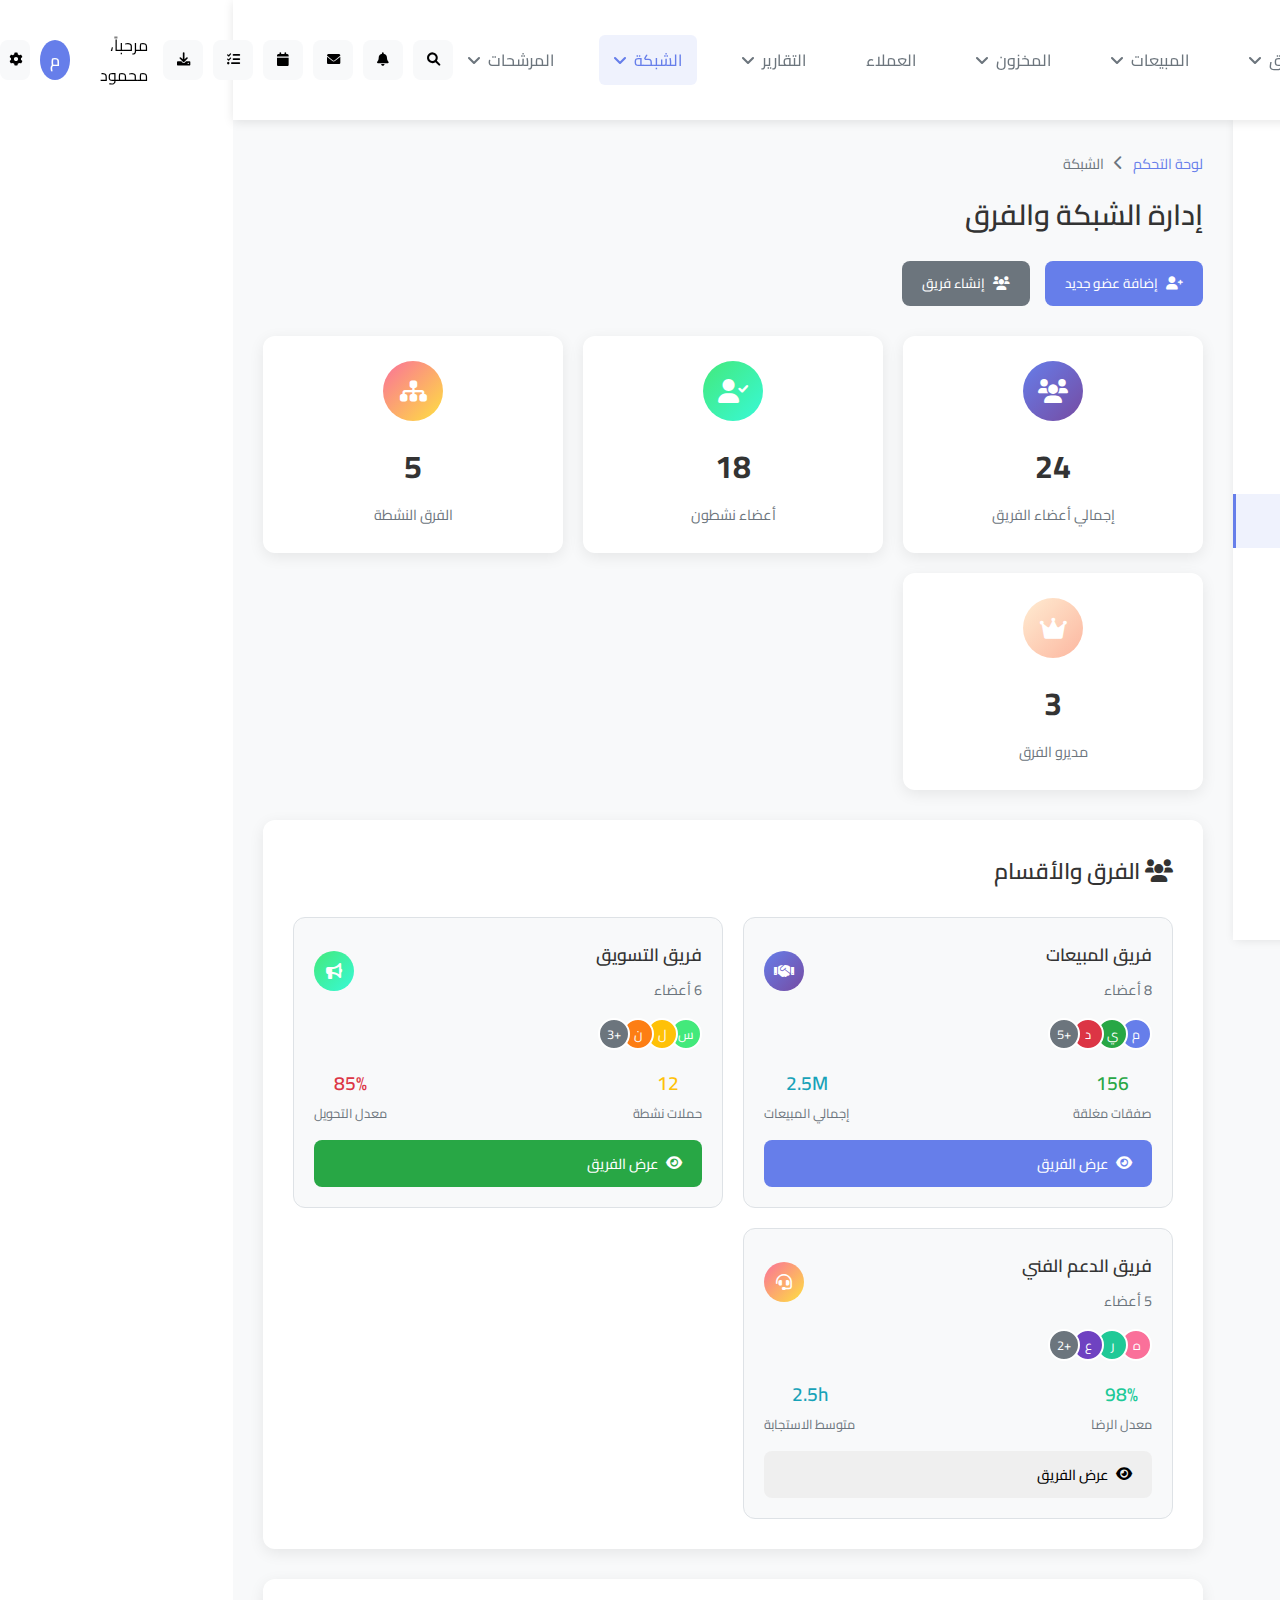
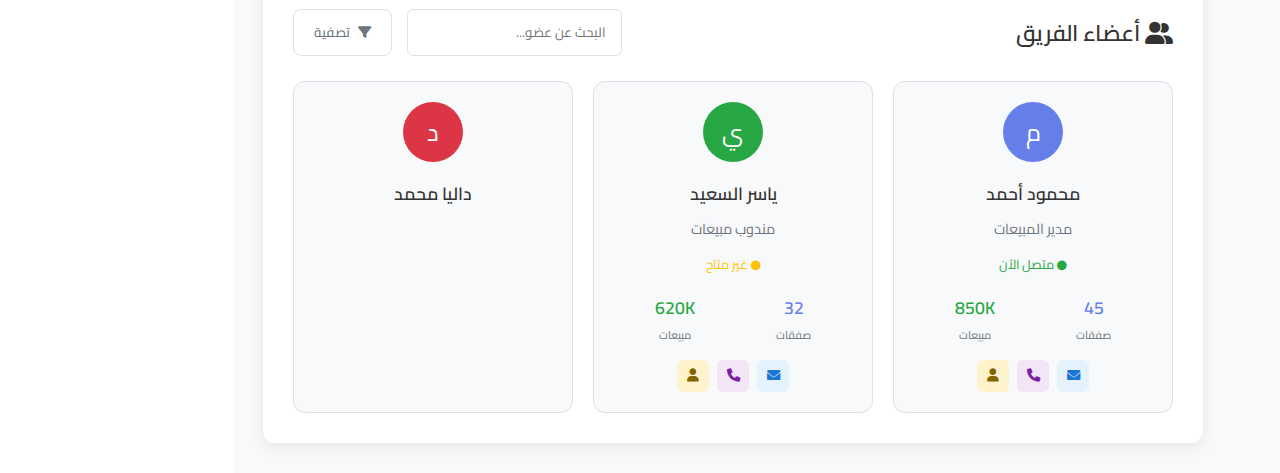
<file: network.html>
<!DOCTYPE html>
<html lang="ar" dir="rtl">
<head>
    <meta charset="UTF-8">
    <meta name="viewport" content="width=device-width, initial-scale=1.0">
    <title>Vice CRM - الشبكة</title>
    <link rel="stylesheet" href="styles.css">
    <link href="https://fonts.googleapis.com/css2?family=Cairo:wght@300;400;500;600;700&display=swap" rel="stylesheet">
    <link rel="stylesheet" href="https://cdnjs.cloudflare.com/ajax/libs/font-awesome/6.0.0/css/all.min.css">
</head>
<body>
    <div class="dashboard active">
        <!-- Header -->
        <header class="dashboard-header">
            <div class="header-content">
                <div class="dashboard-logo">
                    <div class="vice-logo">
                        Vice
                        <span class="crm-badge">CRM</span>
                    </div>
                </div>
                
                <nav class="main-nav">
                    <a href="dashboard.html" class="nav-item">لوحة التحكم</a>
                    <a href="marketing.html" class="nav-item dropdown">التسويق</a>
                    <a href="sales.html" class="nav-item dropdown">المبيعات</a>
                    <a href="inventory.html" class="nav-item dropdown">المخزون</a>
                    <a href="client.html" class="nav-item">العملاء</a>
                    <a href="reports.html" class="nav-item dropdown">التقارير</a>
                    <a href="network.html" class="nav-item dropdown active">الشبكة</a>
                    <a href="#" class="nav-item dropdown">المرشحات</a>
                </nav>
                
                <div class="user-section">
                    <div class="user-actions">
                        <button class="action-btn" title="البحث">
                            <i class="fas fa-search"></i>
                        </button>
                        <button class="action-btn" title="الإشعارات">
                            <i class="fas fa-bell"></i>
                        </button>
                        <button class="action-btn" title="الرسائل">
                            <i class="fas fa-envelope"></i>
                        </button>
                        <button class="action-btn" title="التقويم">
                            <i class="fas fa-calendar"></i>
                        </button>
                        <button class="action-btn" title="المهام">
                            <i class="fas fa-tasks"></i>
                        </button>
                        <button class="action-btn" title="التحميل">
                            <i class="fas fa-download"></i>
                        </button>
                    </div>
                    <div class="user-info">
                        <span>مرحباً، محمود</span>
                        <div class="user-avatar">م</div>
                        <button class="action-btn" title="الإعدادات">
                            <i class="fas fa-cog"></i>
                        </button>
                    </div>
                    <button class="menu-toggle" onclick="toggleMobileSidebar()">
                        <i class="fas fa-bars"></i>
                    </button>
                </div>
            </div>
        </header>

        <div class="dashboard-container">
            <!-- Sidebar -->
            <aside class="sidebar">
                <ul class="sidebar-menu">
                    <li>
                        <a href="dashboard.html">
                            <i class="fas fa-chart-line"></i>
                            لوحة التحكم
                        </a>
                    </li>
                    <li>
                        <a href="marketing.html">
                            <i class="fas fa-bullhorn"></i>
                            التسويق
                        </a>
                    </li>
                    <li>
                        <a href="sales.html">
                            <i class="fas fa-handshake"></i>
                            المبيعات
                        </a>
                    </li>
                    <li>
                        <a href="inventory.html">
                            <i class="fas fa-boxes"></i>
                            المخزون
                        </a>
                    </li>
                    <li>
                        <a href="client.html">
                            <i class="fas fa-users"></i>
                            العملاء
                        </a>
                    </li>
                    <li>
                        <a href="reports.html">
                            <i class="fas fa-file-alt"></i>
                            التقارير
                        </a>
                    </li>
                    <li>
                        <a href="network.html" class="active">
                            <i class="fas fa-network-wired"></i>
                            الشبكة
                        </a>
                    </li>
                    <li>
                        <a href="filters.html">
                            <i class="fas fa-filter"></i>
                            المرشحات
                        </a>
                    </li>
                </ul>
            </aside>

            <!-- Main Content -->
            <main class="main-content">
                <div class="page-header">
                    <div class="breadcrumb">
                        <a href="dashboard.html">لوحة التحكم</a>
                        <i class="fas fa-chevron-left"></i>
                        <span>الشبكة</span>
                    </div>
                    <h1 class="page-title">إدارة الشبكة والفرق</h1>
                    <div class="page-actions">
                        <button class="btn btn-primary">
                            <i class="fas fa-user-plus"></i>
                            إضافة عضو جديد
                        </button>
                        <button class="btn btn-secondary">
                            <i class="fas fa-users"></i>
                            إنشاء فريق
                        </button>
                    </div>
                </div>

                <!-- Network Overview -->
                <div class="network-overview" style="display: grid; grid-template-columns: repeat(auto-fit, minmax(250px, 1fr)); gap: 20px; margin-bottom: 30px;">
                    <div class="overview-card" style="background: white; border-radius: 12px; padding: 25px; box-shadow: 0 4px 15px rgba(0, 0, 0, 0.08); text-align: center;">
                        <div class="overview-icon" style="width: 60px; height: 60px; background: linear-gradient(135deg, #667eea 0%, #764ba2 100%); border-radius: 50%; display: flex; align-items: center; justify-content: center; margin: 0 auto 15px; color: white; font-size: 1.5rem;">
                            <i class="fas fa-users"></i>
                        </div>
                        <div class="overview-number" style="font-size: 2rem; font-weight: 700; color: #333; margin-bottom: 5px;">24</div>
                        <div class="overview-label" style="color: #6c757d; font-size: 0.9rem;">إجمالي أعضاء الفريق</div>
                    </div>

                    <div class="overview-card" style="background: white; border-radius: 12px; padding: 25px; box-shadow: 0 4px 15px rgba(0, 0, 0, 0.08); text-align: center;">
                        <div class="overview-icon" style="width: 60px; height: 60px; background: linear-gradient(135deg, #43e97b 0%, #38f9d7 100%); border-radius: 50%; display: flex; align-items: center; justify-content: center; margin: 0 auto 15px; color: white; font-size: 1.5rem;">
                            <i class="fas fa-user-check"></i>
                        </div>
                        <div class="overview-number" style="font-size: 2rem; font-weight: 700; color: #333; margin-bottom: 5px;">18</div>
                        <div class="overview-label" style="color: #6c757d; font-size: 0.9rem;">أعضاء نشطون</div>
                    </div>

                    <div class="overview-card" style="background: white; border-radius: 12px; padding: 25px; box-shadow: 0 4px 15px rgba(0, 0, 0, 0.08); text-align: center;">
                        <div class="overview-icon" style="width: 60px; height: 60px; background: linear-gradient(135deg, #fa709a 0%, #fee140 100%); border-radius: 50%; display: flex; align-items: center; justify-content: center; margin: 0 auto 15px; color: white; font-size: 1.5rem;">
                            <i class="fas fa-sitemap"></i>
                        </div>
                        <div class="overview-number" style="font-size: 2rem; font-weight: 700; color: #333; margin-bottom: 5px;">5</div>
                        <div class="overview-label" style="color: #6c757d; font-size: 0.9rem;">الفرق النشطة</div>
                    </div>

                    <div class="overview-card" style="background: white; border-radius: 12px; padding: 25px; box-shadow: 0 4px 15px rgba(0, 0, 0, 0.08); text-align: center;">
                        <div class="overview-icon" style="width: 60px; height: 60px; background: linear-gradient(135deg, #ffecd2 0%, #fcb69f 100%); border-radius: 50%; display: flex; align-items: center; justify-content: center; margin: 0 auto 15px; color: white; font-size: 1.5rem;">
                            <i class="fas fa-crown"></i>
                        </div>
                        <div class="overview-number" style="font-size: 2rem; font-weight: 700; color: #333; margin-bottom: 5px;">3</div>
                        <div class="overview-label" style="color: #6c757d; font-size: 0.9rem;">مديرو الفرق</div>
                    </div>
                </div>

                <!-- Teams Section -->
                <div class="teams-section" style="background: white; border-radius: 12px; padding: 30px; box-shadow: 0 4px 15px rgba(0, 0, 0, 0.08); margin-bottom: 30px;">
                    <h3 style="font-size: 1.4rem; font-weight: 600; color: #333; margin-bottom: 25px;">
                        <i class="fas fa-users"></i>
                        الفرق والأقسام
                    </h3>
                    
                    <div class="teams-grid" style="display: grid; grid-template-columns: repeat(auto-fit, minmax(300px, 1fr)); gap: 20px;">
                        <!-- Sales Team -->
                        <div class="team-card" style="background: #f8f9fa; border-radius: 12px; padding: 20px; border: 1px solid #dee2e6; transition: all 0.3s ease;">
                            <div class="team-header" style="display: flex; justify-content: space-between; align-items: center; margin-bottom: 15px;">
                                <div>
                                    <h4 style="font-size: 1.1rem; font-weight: 600; color: #333; margin-bottom: 5px;">فريق المبيعات</h4>
                                    <div style="font-size: 0.9rem; color: #6c757d;">8 أعضاء</div>
                                </div>
                                <div class="team-icon" style="width: 40px; height: 40px; background: linear-gradient(135deg, #667eea 0%, #764ba2 100%); border-radius: 50%; display: flex; align-items: center; justify-content: center; color: white;">
                                    <i class="fas fa-handshake"></i>
                                </div>
                            </div>
                            
                            <div class="team-members" style="display: flex; margin-bottom: 15px;">
                                <div class="member-avatar" style="width: 32px; height: 32px; border-radius: 50%; background: #667eea; display: flex; align-items: center; justify-content: center; color: white; font-size: 0.8rem; margin-left: -8px; border: 2px solid white;">م</div>
                                <div class="member-avatar" style="width: 32px; height: 32px; border-radius: 50%; background: #28a745; display: flex; align-items: center; justify-content: center; color: white; font-size: 0.8rem; margin-left: -8px; border: 2px solid white;">ي</div>
                                <div class="member-avatar" style="width: 32px; height: 32px; border-radius: 50%; background: #dc3545; display: flex; align-items: center; justify-content: center; color: white; font-size: 0.8rem; margin-left: -8px; border: 2px solid white;">د</div>
                                <div class="member-avatar" style="width: 32px; height: 32px; border-radius: 50%; background: #6c757d; display: flex; align-items: center; justify-content: center; color: white; font-size: 0.8rem; margin-left: -8px; border: 2px solid white;">+5</div>
                            </div>
                            
                            <div class="team-stats" style="display: flex; justify-content: space-between; margin-bottom: 15px;">
                                <div style="text-align: center;">
                                    <div style="font-size: 1.2rem; font-weight: 600; color: #28a745;">156</div>
                                    <div style="font-size: 0.8rem; color: #6c757d;">صفقات مغلقة</div>
                                </div>
                                <div style="text-align: center;">
                                    <div style="font-size: 1.2rem; font-weight: 600; color: #17a2b8;">2.5M</div>
                                    <div style="font-size: 0.8rem; color: #6c757d;">إجمالي المبيعات</div>
                                </div>
                            </div>
                            
                            <button class="btn btn-primary" style="width: 100%; font-size: 0.9rem;">
                                <i class="fas fa-eye"></i>
                                عرض الفريق
                            </button>
                        </div>

                        <!-- Marketing Team -->
                        <div class="team-card" style="background: #f8f9fa; border-radius: 12px; padding: 20px; border: 1px solid #dee2e6; transition: all 0.3s ease;">
                            <div class="team-header" style="display: flex; justify-content: space-between; align-items: center; margin-bottom: 15px;">
                                <div>
                                    <h4 style="font-size: 1.1rem; font-weight: 600; color: #333; margin-bottom: 5px;">فريق التسويق</h4>
                                    <div style="font-size: 0.9rem; color: #6c757d;">6 أعضاء</div>
                                </div>
                                <div class="team-icon" style="width: 40px; height: 40px; background: linear-gradient(135deg, #43e97b 0%, #38f9d7 100%); border-radius: 50%; display: flex; align-items: center; justify-content: center; color: white;">
                                    <i class="fas fa-bullhorn"></i>
                                </div>
                            </div>
                            
                            <div class="team-members" style="display: flex; margin-bottom: 15px;">
                                <div class="member-avatar" style="width: 32px; height: 32px; border-radius: 50%; background: #43e97b; display: flex; align-items: center; justify-content: center; color: white; font-size: 0.8rem; margin-left: -8px; border: 2px solid white;">س</div>
                                <div class="member-avatar" style="width: 32px; height: 32px; border-radius: 50%; background: #ffc107; display: flex; align-items: center; justify-content: center; color: white; font-size: 0.8rem; margin-left: -8px; border: 2px solid white;">ل</div>
                                <div class="member-avatar" style="width: 32px; height: 32px; border-radius: 50%; background: #fd7e14; display: flex; align-items: center; justify-content: center; color: white; font-size: 0.8rem; margin-left: -8px; border: 2px solid white;">ن</div>
                                <div class="member-avatar" style="width: 32px; height: 32px; border-radius: 50%; background: #6c757d; display: flex; align-items: center; justify-content: center; color: white; font-size: 0.8rem; margin-left: -8px; border: 2px solid white;">+3</div>
                            </div>
                            
                            <div class="team-stats" style="display: flex; justify-content: space-between; margin-bottom: 15px;">
                                <div style="text-align: center;">
                                    <div style="font-size: 1.2rem; font-weight: 600; color: #ffc107;">12</div>
                                    <div style="font-size: 0.8rem; color: #6c757d;">حملات نشطة</div>
                                </div>
                                <div style="text-align: center;">
                                    <div style="font-size: 1.2rem; font-weight: 600; color: #dc3545;">85%</div>
                                    <div style="font-size: 0.8rem; color: #6c757d;">معدل التحويل</div>
                                </div>
                            </div>
                            
                            <button class="btn btn-success" style="width: 100%; font-size: 0.9rem;">
                                <i class="fas fa-eye"></i>
                                عرض الفريق
                            </button>
                        </div>

                        <!-- Support Team -->
                        <div class="team-card" style="background: #f8f9fa; border-radius: 12px; padding: 20px; border: 1px solid #dee2e6; transition: all 0.3s ease;">
                            <div class="team-header" style="display: flex; justify-content: space-between; align-items: center; margin-bottom: 15px;">
                                <div>
                                    <h4 style="font-size: 1.1rem; font-weight: 600; color: #333; margin-bottom: 5px;">فريق الدعم الفني</h4>
                                    <div style="font-size: 0.9rem; color: #6c757d;">5 أعضاء</div>
                                </div>
                                <div class="team-icon" style="width: 40px; height: 40px; background: linear-gradient(135deg, #fa709a 0%, #fee140 100%); border-radius: 50%; display: flex; align-items: center; justify-content: center; color: white;">
                                    <i class="fas fa-headset"></i>
                                </div>
                            </div>
                            
                            <div class="team-members" style="display: flex; margin-bottom: 15px;">
                                <div class="member-avatar" style="width: 32px; height: 32px; border-radius: 50%; background: #fa709a; display: flex; align-items: center; justify-content: center; color: white; font-size: 0.8rem; margin-left: -8px; border: 2px solid white;">ه</div>
                                <div class="member-avatar" style="width: 32px; height: 32px; border-radius: 50%; background: #20c997; display: flex; align-items: center; justify-content: center; color: white; font-size: 0.8rem; margin-left: -8px; border: 2px solid white;">ر</div>
                                <div class="member-avatar" style="width: 32px; height: 32px; border-radius: 50%; background: #6f42c1; display: flex; align-items: center; justify-content: center; color: white; font-size: 0.8rem; margin-left: -8px; border: 2px solid white;">ع</div>
                                <div class="member-avatar" style="width: 32px; height: 32px; border-radius: 50%; background: #6c757d; display: flex; align-items: center; justify-content: center; color: white; font-size: 0.8rem; margin-left: -8px; border: 2px solid white;">+2</div>
                            </div>
                            
                            <div class="team-stats" style="display: flex; justify-content: space-between; margin-bottom: 15px;">
                                <div style="text-align: center;">
                                    <div style="font-size: 1.2rem; font-weight: 600; color: #20c997;">98%</div>
                                    <div style="font-size: 0.8rem; color: #6c757d;">معدل الرضا</div>
                                </div>
                                <div style="text-align: center;">
                                    <div style="font-size: 1.2rem; font-weight: 600; color: #17a2b8;">2.5h</div>
                                    <div style="font-size: 0.8rem; color: #6c757d;">متوسط الاستجابة</div>
                                </div>
                            </div>
                            
                            <button class="btn btn-warning" style="width: 100%; font-size: 0.9rem;">
                                <i class="fas fa-eye"></i>
                                عرض الفريق
                            </button>
                        </div>
                    </div>
                </div>

                <!-- Team Members -->
                <div class="members-section" style="background: white; border-radius: 12px; padding: 30px; box-shadow: 0 4px 15px rgba(0, 0, 0, 0.08);">
                    <div class="section-header" style="display: flex; justify-content: space-between; align-items: center; margin-bottom: 25px;">
                        <h3 style="font-size: 1.4rem; font-weight: 600; color: #333;">
                            <i class="fas fa-user-friends"></i>
                            أعضاء الفريق
                        </h3>
                        <div class="search-filter" style="display: flex; gap: 15px;">
                            <input type="text" placeholder="البحث عن عضو..." style="padding: 8px 15px; border: 1px solid #dee2e6; border-radius: 6px; font-family: 'Cairo', sans-serif;">
                            <button class="btn filter-btn">
                                <i class="fas fa-filter"></i>
                                تصفية
                            </button>
                        </div>
                    </div>
                    
                    <div class="members-grid" style="display: grid; grid-template-columns: repeat(auto-fill, minmax(280px, 1fr)); gap: 20px;">
                        <!-- Member 1 -->
                        <div class="member-card" style="background: #f8f9fa; border-radius: 12px; padding: 20px; border: 1px solid #dee2e6; text-align: center; transition: all 0.3s ease;">
                            <div class="member-avatar-large" style="width: 60px; height: 60px; border-radius: 50%; background: #667eea; display: flex; align-items: center; justify-content: center; margin: 0 auto 15px; color: white; font-size: 1.5rem;">م</div>
                            <h4 style="font-size: 1.1rem; font-weight: 600; color: #333; margin-bottom: 5px;">محمود أحمد</h4>
                            <div style="color: #6c757d; font-size: 0.9rem; margin-bottom: 10px;">مدير المبيعات</div>
                            <div style="color: #28a745; font-size: 0.8rem; margin-bottom: 15px;">
                                <i class="fas fa-circle" style="font-size: 0.6rem;"></i> متصل الآن
                            </div>
                            <div class="member-stats" style="display: flex; justify-content: space-around; margin-bottom: 15px;">
                                <div style="text-align: center;">
                                    <div style="font-size: 1.1rem; font-weight: 600; color: #667eea;">45</div>
                                    <div style="font-size: 0.7rem; color: #6c757d;">صفقات</div>
                                </div>
                                <div style="text-align: center;">
                                    <div style="font-size: 1.1rem; font-weight: 600; color: #28a745;">850K</div>
                                    <div style="font-size: 0.7rem; color: #6c757d;">مبيعات</div>
                                </div>
                            </div>
                            <div class="member-actions" style="display: flex; gap: 8px; justify-content: center;">
                                <button class="action-icon" style="width: 32px; height: 32px; border: none; border-radius: 6px; background: #e3f2fd; color: #1976d2; cursor: pointer;">
                                    <i class="fas fa-envelope"></i>
                                </button>
                                <button class="action-icon" style="width: 32px; height: 32px; border: none; border-radius: 6px; background: #f3e5f5; color: #7b1fa2; cursor: pointer;">
                                    <i class="fas fa-phone"></i>
                                </button>
                                <button class="action-icon" style="width: 32px; height: 32px; border: none; border-radius: 6px; background: #fff3cd; color: #856404; cursor: pointer;">
                                    <i class="fas fa-user"></i>
                                </button>
                            </div>
                        </div>

                        <!-- Member 2 -->
                        <div class="member-card" style="background: #f8f9fa; border-radius: 12px; padding: 20px; border: 1px solid #dee2e6; text-align: center; transition: all 0.3s ease;">
                            <div class="member-avatar-large" style="width: 60px; height: 60px; border-radius: 50%; background: #28a745; display: flex; align-items: center; justify-content: center; margin: 0 auto 15px; color: white; font-size: 1.5rem;">ي</div>
                            <h4 style="font-size: 1.1rem; font-weight: 600; color: #333; margin-bottom: 5px;">ياسر السعيد</h4>
                            <div style="color: #6c757d; font-size: 0.9rem; margin-bottom: 10px;">مندوب مبيعات</div>
                            <div style="color: #ffc107; font-size: 0.8rem; margin-bottom: 15px;">
                                <i class="fas fa-circle" style="font-size: 0.6rem;"></i> غير متاح
                            </div>
                            <div class="member-stats" style="display: flex; justify-content: space-around; margin-bottom: 15px;">
                                <div style="text-align: center;">
                                    <div style="font-size: 1.1rem; font-weight: 600; color: #667eea;">32</div>
                                    <div style="font-size: 0.7rem; color: #6c757d;">صفقات</div>
                                </div>
                                <div style="text-align: center;">
                                    <div style="font-size: 1.1rem; font-weight: 600; color: #28a745;">620K</div>
                                    <div style="font-size: 0.7rem; color: #6c757d;">مبيعات</div>
                                </div>
                            </div>
                            <div class="member-actions" style="display: flex; gap: 8px; justify-content: center;">
                                <button class="action-icon" style="width: 32px; height: 32px; border: none; border-radius: 6px; background: #e3f2fd; color: #1976d2; cursor: pointer;">
                                    <i class="fas fa-envelope"></i>
                                </button>
                                <button class="action-icon" style="width: 32px; height: 32px; border: none; border-radius: 6px; background: #f3e5f5; color: #7b1fa2; cursor: pointer;">
                                    <i class="fas fa-phone"></i>
                                </button>
                                <button class="action-icon" style="width: 32px; height: 32px; border: none; border-radius: 6px; background: #fff3cd; color: #856404; cursor: pointer;">
                                    <i class="fas fa-user"></i>
                                </button>
                            </div>
                        </div>

                        <!-- Member 3 -->
                        <div class="member-card" style="background: #f8f9fa; border-radius: 12px; padding: 20px; border: 1px solid #dee2e6; text-align: center; transition: all 0.3s ease;">
                            <div class="member-avatar-large" style="width: 60px; height: 60px; border-radius: 50%; background: #dc3545; display: flex; align-items: center; justify-content: center; margin: 0 auto 15px; color: white; font-size: 1.5rem;">د</div>
                            <h4 style="font-size: 1.1rem; font-weight: 600; color: #333; margin-bottom: 5px;">داليا محمد</h4>
</file>
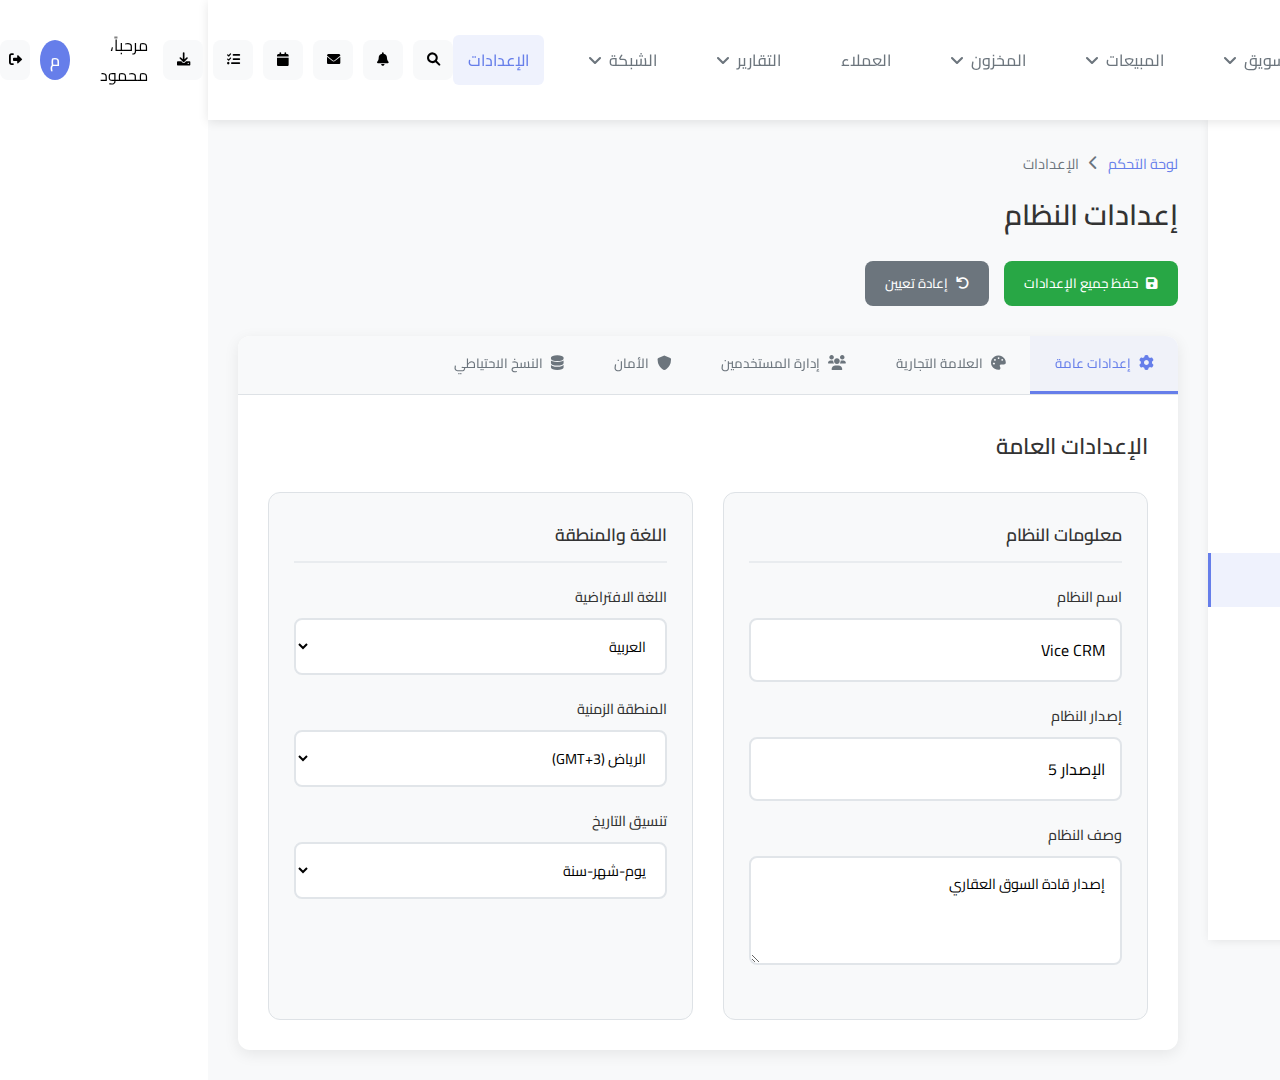
<file: settings-complete.html>
<!DOCTYPE html>
<html lang="ar" dir="rtl">
<head>
    <meta charset="UTF-8">
    <meta name="viewport" content="width=device-width, initial-scale=1.0">
    <title>Vice CRM - الإعدادات</title>
    <link rel="stylesheet" href="styles.css">
    <link rel="stylesheet" href="settings-styles.css">
    <link href="https://fonts.googleapis.com/css2?family=Cairo:wght@300;400;500;600;700&display=swap" rel="stylesheet">
    <link rel="stylesheet" href="https://cdnjs.cloudflare.com/ajax/libs/font-awesome/6.0.0/css/all.min.css">
    <style>
        .dashboard { display: block !important; }
    </style>
</head>
<body>
    <div class="dashboard active">
        <!-- Header -->
        <header class="dashboard-header">
            <div class="header-content">
                <div class="dashboard-logo">
                    <div class="vice-logo">
                        <span id="systemName">Vice</span>
                        <span class="crm-badge" id="systemBadge">CRM</span>
                    </div>
                </div>
                
                <nav class="main-nav">
                    <a href="dashboard.html" class="nav-item">لوحة التحكم</a>
                    <a href="marketing.html" class="nav-item dropdown">التسويق</a>
                    <a href="sales.html" class="nav-item dropdown">المبيعات</a>
                    <a href="inventory.html" class="nav-item dropdown">المخزون</a>
                    <a href="client.html" class="nav-item">العملاء</a>
                    <a href="reports.html" class="nav-item dropdown">التقارير</a>
                    <a href="network.html" class="nav-item dropdown">الشبكة</a>
                    <a href="settings.html" class="nav-item active">الإعدادات</a>
                </nav>
                
                <div class="user-section">
                    <div class="user-actions">
                        <button class="action-btn" title="البحث"><i class="fas fa-search"></i></button>
                        <button class="action-btn" title="الإشعارات"><i class="fas fa-bell"></i></button>
                        <button class="action-btn" title="الرسائل"><i class="fas fa-envelope"></i></button>
                        <button class="action-btn" title="التقويم"><i class="fas fa-calendar"></i></button>
                        <button class="action-btn" title="المهام"><i class="fas fa-tasks"></i></button>
                        <button class="action-btn" title="التحميل"><i class="fas fa-download"></i></button>
                    </div>
                    <div class="user-info">
                        <span>مرحباً، محمود</span>
                        <div class="user-avatar">م</div>
                        <button class="action-btn" title="تسجيل الخروج"><i class="fas fa-sign-out-alt"></i></button>
                    </div>
                    <button class="menu-toggle" onclick="toggleMobileSidebar()"><i class="fas fa-bars"></i></button>
                </div>
            </div>
        </header>

        <div class="dashboard-container">
            <!-- Sidebar -->
            <aside class="sidebar">
                <ul class="sidebar-menu">
                    <li><a href="dashboard.html"><i class="fas fa-chart-line"></i> لوحة التحكم</a></li>
                    <li><a href="marketing.html"><i class="fas fa-bullhorn"></i> التسويق</a></li>
                    <li><a href="sales.html"><i class="fas fa-handshake"></i> المبيعات</a></li>
                    <li><a href="inventory.html"><i class="fas fa-boxes"></i> المخزون</a></li>
                    <li><a href="client.html"><i class="fas fa-users"></i> العملاء</a></li>
                    <li><a href="reports.html"><i class="fas fa-file-alt"></i> التقارير</a></li>
                    <li><a href="network.html"><i class="fas fa-network-wired"></i> الشبكة</a></li>
                    <li><a href="settings.html" class="active"><i class="fas fa-cog"></i> الإعدادات</a></li>
                </ul>
            </aside>

            <!-- Main Content -->
            <main class="main-content">
                <div class="page-header">
                    <div class="breadcrumb">
                        <a href="dashboard.html">لوحة التحكم</a>
                        <i class="fas fa-chevron-left"></i>
                        <span>الإعدادات</span>
                    </div>
                    <h1 class="page-title">إعدادات النظام</h1>
                    <div class="page-actions">
                        <button class="btn btn-success" onclick="saveAllSettings()">
                            <i class="fas fa-save"></i> حفظ جميع الإعدادات
                        </button>
                        <button class="btn btn-secondary" onclick="resetToDefaults()">
                            <i class="fas fa-undo"></i> إعادة تعيين
                        </button>
                    </div>
                </div>

                <!-- Settings Tabs -->
                <div class="settings-container" style="background: white; border-radius: 12px; box-shadow: 0 4px 15px rgba(0, 0, 0, 0.08);">
                    <div class="settings-tabs">
                        <button class="settings-tab active" onclick="switchSettingsTab('general')">
                            <i class="fas fa-cog"></i> إعدادات عامة
                        </button>
                        <button class="settings-tab" onclick="switchSettingsTab('branding')">
                            <i class="fas fa-palette"></i> العلامة التجارية
                        </button>
                        <button class="settings-tab" onclick="switchSettingsTab('users')">
                            <i class="fas fa-users"></i> إدارة المستخدمين
                        </button>
                        <button class="settings-tab" onclick="switchSettingsTab('security')">
                            <i class="fas fa-shield-alt"></i> الأمان
                        </button>
                        <button class="settings-tab" onclick="switchSettingsTab('backup')">
                            <i class="fas fa-database"></i> النسخ الاحتياطي
                        </button>
                    </div>

                    <!-- General Settings Tab -->
                    <div id="general-tab" class="settings-tab-content" style="padding: 30px;">
                        <h3 style="font-size: 1.4rem; font-weight: 600; color: #333; margin-bottom: 25px;">الإعدادات العامة</h3>
                        <div class="settings-grid">
                            <div class="settings-section">
                                <h4 class="section-title">معلومات النظام</h4>
                                <div class="form-group">
                                    <label class="form-label">اسم النظام</label>
                                    <input type="text" id="systemNameInput" value="Vice CRM" class="form-input" placeholder="أدخل اسم النظام">
                                </div>
                                <div class="form-group">
                                    <label class="form-label">إصدار النظام</label>
                                    <input type="text" id="systemVersion" value="الإصدار 5" class="form-input" placeholder="أدخل إصدار النظام">
                                </div>
                                <div class="form-group">
                                    <label class="form-label">وصف النظام</label>
                                    <textarea id="systemDescription" rows="3" class="form-input" placeholder="أدخل وصف النظام">إصدار قادة السوق العقاري</textarea>
                                </div>
                            </div>
                            <div class="settings-section">
                                <h4 class="section-title">اللغة والمنطقة</h4>
                                <div class="form-group">
                                    <label class="form-label">اللغة الافتراضية</label>
                                    <select id="defaultLanguage" class="form-input">
                                        <option value="ar" selected>العربية</option>
                                        <option value="en">English</option>
                                        <option value="fr">Français</option>
                                    </select>
                                </div>
                                <div class="form-group">
                                    <label class="form-label">المنطقة الزمنية</label>
                                    <select id="timezone" class="form-input">
                                        <option value="Asia/Riyadh" selected>الرياض (GMT+3)</option>
                                        <option value="Asia/Dubai">دبي (GMT+4)</option>
                                        <option value="Africa/Cairo">القاهرة (GMT+2)</option>
                                    </select>
                                </div>
                                <div class="form-group">
                                    <label class="form-label">تنسيق التاريخ</label>
                                    <select id="dateFormat" class="form-input">
                                        <option value="dd-mm-yyyy" selected>يوم-شهر-سنة</option>
                                        <option value="mm-dd-yyyy">شهر-يوم-سنة</option>
                                        <option value="yyyy-mm-dd">سنة-شهر-يوم</option>
                                    </select>
                                </div>
                            </div>
                        </div>
                    </div>

                    <!-- Branding Settings Tab -->
                    <div id="branding-tab" class="settings-tab-content" style="padding: 30px; display: none;">
                        <h3 style="font-size: 1.4rem; font-weight: 600; color: #333; margin-bottom: 25px;">إعدادات العلامة التجارية</h3>
                        <div class="settings-grid">
                            <div class="settings-section">
                                <h4 class="section-title">الشعار والهوية</h4>
                                <div class="form-group">
                                    <label class="form-label">اسم الشركة</label>
                                    <input type="text" id="companyName" value="Vice" class="form-input" placeholder="أدخل اسم الشركة">
                                </div>
                                <div class="form-group">
                                    <label class="form-label">شارة النظام</label>
                                    <input type="text" id="systemBadgeText" value="CRM" class="form-input" placeholder="أدخل شارة النظام">
                                </div>
                                <div class="logo-preview">
                                    <div class="preview-header">معاينة الشعار</div>
                                    <div class="preview-logo" id="logoPreviewContainer">
                                        <span id="previewCompanyName">Vice</span>
                                        <span class="preview-badge" id="previewBadge">CRM</span>
                                    </div>
                                </div>
                            </div>
                            <div class="settings-section">
                                <h4 class="section-title">الألوان والثيم</h4>
                                <div class="color-picker-grid">
                                    <div class="form-group">
                                        <label class="form-label">اللون الأساسي</label>
                                        <div class="color-input-wrapper">
                                            <input type="color" id="primaryColor" value="#667eea" class="color-input">
                                            <input type="text" id="primaryColorText" value="#667eea" class="color-text-input" placeholder="#667eea">
                                        </div>
                                    </div>
                                    <div class="form-group">
                                        <label class="form-label">اللون الثانوي</label>
                                        <div class="color-input-wrapper">
                                            <input type="color" id="secondaryColor" value="#764ba2" class="color-input">
                                            <input type="text" id="secondaryColorText" value="#764ba2" class="color-text-input" placeholder="#764ba2">
                                        </div>
                                    </div>
                                </div>
                                <div class="color-preview" id="colorPreview">
                                    <div class="preview-header">معاينة الألوان</div>
                                    <div class="preview-content">هذا مثال على الألوان المختارة</div>
                                    <div class="preview-buttons">
                                        <button type="button" class="preview-btn primary">زر أساسي</button>
                                        <button type="button" class="preview-btn secondary">زر ثانوي</button>
                                    </div>
                                </div>
                            </div>
                        </div>
                    </div>

                    <!-- Users Management Tab -->
                    <div id="users-tab" class="settings-tab-content" style="padding: 30px; display: none;">
                        <h3 style="font-size: 1.4rem; font-weight: 600; color: #333; margin-bottom: 25px;">إدارة المستخدمين</h3>
                        <div class="users-actions" style="margin-bottom: 25px;">
                            <button class="btn btn-primary" onclick="showAddUserModal()">
                                <i class="fas fa-user-plus"></i> إضافة مستخدم جديد
                            </button>
                        </div>
                        <div class="users-table" style="background: #f8f9fa; border-radius: 8px; overflow: hidden;">
                            <table style="width: 100%; border-collapse: collapse;">
                                <thead style="background: #667eea; color: white;">
                                    <tr>
                                        <th style="padding: 15px; text-align: right;">الاسم</th>
                                        <th style="padding: 15px; text-align: right;">البريد الإلكتروني</th>
                                        <th style="padding: 15px; text-align: right;">الدور</th>
                                        <th style="padding: 15px; text-align: right;">الحالة</th>
                                        <th style="padding: 15px; text-align: right;">الإجراءات</th>
                                    </tr>
                                </thead>
                                <tbody>
                                    <tr style="border-bottom: 1px solid #dee2e6;">
                                        <td style="padding: 15px;">محمود أحمد</td>
                                        <td style="padding: 15px;">mahmoud2@kmg.com</td>
                                        <td style="padding: 15px;"><span style="background: #28a745; color: white; padding: 4px 12px; border-radius: 20px; font-size: 0.8rem;">مدير النظام</span></td>
                                        <td style="padding: 15px;"><span style="background: #d4edda; color: #155724; padding: 4px 12px; border-radius: 20px; font-size: 0.8rem;">نشط</span></td>
                                        <td style="padding: 15px;">
                                            <button class="action-icon" style="width: 32px; height: 32px; border: none; border-radius: 6px; background: #e3f2fd; color: #1976d2; cursor: pointer; margin-left: 5px;">
                                                <i class="fas fa-edit"></i>
                                            </button>
                                            <button class="action-icon" style="width: 32px; height: 32px; border: none; border-radius: 6px; background: #ffebee; color: #d32f2f; cursor: pointer;">
                                                <i class="fas fa-trash"></i>
                                            </button>
                                        </td>
                                    </tr>
                                </tbody>
                            </table>
                        </div>
                    </div>

                    <!-- Security Settings Tab -->
                    <div id="security-tab" class="settings-tab-content" style="padding: 30px; display: none;">
                        <h3 style="font-size: 1.4rem; font-weight: 600; color: #333; margin-bottom: 25px;">إعدادات الأمان</h3>
                        <div class="settings-grid">
                            <div class="settings-section">
                                <h4 class="section-title">سياسة كلمات المرور</h4>
                                <div class="form-group">
                                    <label style="display: flex; align-items: center; gap: 10px; cursor: pointer;">
                                        <input type="checkbox" id="requireStrongPassword" checked>
                                        <span>طلب كلمات مرور قوية</span>
                                    </label>
                                </div>
                                <div class="form-group">
                                    <label class="form-label">الحد الأدنى لطول كلمة المرور</label>
                                    <input type="number" id="minPasswordLength" value="8" min="6" max="20" class="form-input">
                                </div>
                            </div>
                            <div class="settings-section">
                                <h4 class="section-title">إعدادات الجلسة</h4>
                                <div class="form-group">
                                    <label class="form-label">مدة الجلسة (دقائق)</label>
                                    <input type="number" id="sessionTimeout" value="60" min="15" max="480" class="form-input">
                                </div>
                                <div class="form-group">
                                    <label style="display: flex; align-items: center; gap: 10px; cursor: pointer;">
                                        <input type="checkbox" id="enableTwoFactor">
                                        <span>تفعيل المصادقة الثنائية</span>
                                    </label>
                                </div>
                            </div>
                        </div>
                    </div>

                    <!-- Backup Settings Tab -->
                    <div id="backup-tab" class="settings-tab-content" style="padding: 30px; display: none;">
                        <h3 style="font-size: 1.4rem; font-weight: 600; color: #333; margin-bottom: 25px;">النسخ الاحتياطي والاستعادة</h3>
                        <div class="backup-actions" style="display: grid; grid-template-columns: repeat(auto-fit, minmax(300px, 1fr)); gap: 20px;">
                            <div class="backup-card" style="background: #f8f9fa; border-radius: 12px; padding: 25px; text-align: center; border: 1px solid #dee2e6;">
                                <div class="backup-icon" style="width: 60px; height: 60px; background: linear-gradient(135deg, #28a745 0%, #20c997 100%); border-radius: 50%; display: flex; align-items: center; justify-content: center; margin: 0 auto 15px; color: white; font-size: 1.5rem;">
                                    <i class="fas fa-download"></i>
                                </div>
                                <h4 style="font-size: 1.1rem; font-weight: 600; color: #333; margin-bottom: 10px;">إنشاء نسخة احتياطية</h4>
                                <p style="color: #6c757d; margin-bottom: 20px; font-size: 0.9rem;">إنشاء نسخة احتياطية كاملة من البيانات</p>
                                <button class="btn btn-success" onclick="createBackup()" style="width: 100%;">
                                    <i class="fas fa-download"></i> إنشاء نسخة احتياطية
                                </button>
                            </div>
                        </div>
                    </div>
                </div>
            </main>
        </div>
    </div>

    <script>
        // Settings Management System
        let currentSettings = {
            general: {
                systemName: 'Vice CRM',
                systemVersion: 'الإصدار 5',
                systemDescription: 'إصدار قادة السوق العقاري',
                defaultLanguage: 'ar',
                timezone: 'Asia/Riyadh',
                dateFormat: 'dd-mm-yyyy'
            },
            branding: {
                companyName: 'Vice',
                systemBadge: 'CRM',
                primaryColor: '#667eea',
                secondaryColor: '#764ba2'
            }
        };

        // Tab switching functionality
        function switchSettingsTab(tabName) {
            // Remove active class from all tabs
            document.querySelectorAll('.settings-tab').forEach(tab => {
                tab.classList.remove('active');
            });

            // Hide all tab contents
            document.querySelectorAll('.settings-tab-content').forEach(content => {
                content.style.display = 'none';
            });

            // Show selected tab
            const selectedTab = document.querySelector(`[onclick*="${tabName}"]`);
            if (selectedTab) {
                selectedTab.classList.add('active');
            }

            const selectedContent = document.getElementById(`${tabName}-tab`);
            if (selectedContent) {
                selectedContent.style.display = 'block';
                selectedContent.classList.add('fade-in');
            }
        }

        // Real-time preview updates
        function setupRealtimeUpdates() {
            // Company name preview
            const companyNameInput = document.getElementById('companyName');
            if (companyNameInput) {
                companyNameInput.addEventListener('input', (e) => {
                    const previewElement = document.getElementById('previewCompanyName');
                    const systemNameElement = document.getElementById('systemName');
                    if (previewElement) previewElement.textContent = e.target.value || 'Vice';
                    if (systemNameElement) systemNameElement.textContent = e.target.value || 'Vice';
                });
            }

            // System badge preview
            const systemBadgeInput = document.getElementById('systemBadgeText');
            if (systemBadgeInput) {
                systemBadgeInput.addEventListener('input', (e) => {
                    const previewElement = document.getElementById('previewBadge');
                    const systemBadgeElement = document.getElementById('systemBadge');
                    if (previewElement) previewElement.textContent = e.target.value || 'CRM';
                    if (systemBadgeElement) systemBadgeElement.textContent = e.target.value || 'CRM';
                });
            }

            // Color preview updates
            const colorInputs = ['primaryColor', 'secondaryColor'];
            colorInputs.forEach(inputId => {
                const input = document.getElementById(inputId);
                const textInput = document.getElementById(inputId + 'Text');
                
                if (input) {
                    input.addEventListener('input', (e) => {
                        if (textInput) textInput.value = e.target.value;
                        updateColorPreview();
                    });
                }
                
                if (textInput) {
                    textInput.addEventListener('input', (e) => {
                        const colorValue = e.target.value;
                        if (isValidHexColor(colorValue)) {
                            if (input) input.value = colorValue;
                            updateColorPreview();
                        }
                    });
                }
            });
        }

        // Validate hex color
        function isValidHexColor(hex) {
            return /^#([A-Fa-f0-9]{6}|[A-Fa-f0-9]{3})$/.test(hex);
        }

        // Update color preview
        function updateColorPreview() {
            const primaryColor = document.getElementById('primaryColor')?.value || '#667eea';
            const secondaryColor = document.getElementById('secondaryColor')?.value || '#764ba2';
            
            const colorPreview = document.getElementById('colorPreview');
            if (colorPreview) {
                colorPreview.style.background = `linear-gradient(135deg, ${primaryColor} 0%, ${secondaryColor} 100%)`;
            }
        }

        // Show notification
        function showNotification(message, type = 'success') {
            const notification = document.createElement('div');
            notification.className = `notification notification-${type}`;
            notification.style.cssText = `
                position: fixed; top: 20px; right: 20px; padding: 15px 20px;
                border-radius: 8px; color: white; z-index: 3000;
                font-family: 'Cairo', sans-serif; max-width: 300px;
                box-shadow: 0 4px 15px rgba(0, 0, 0, 0.2);
                transform: translateX(100%); transition: transform 0.3s ease;
            `;
            
            const colors = {
                success: '#28a745',
                error: '#dc3545',
                warning: '#ffc107',
                info: '#17a2b8'
            };
            
            notification.style.background = colors[type] || colors.success;
            notification.textContent = message;
            
            document.body.appendChild(notification);
            
            setTimeout(() => notification.style.transform = 'translateX(0)', 100);
            setTimeout(() => {
                notification.style.transform = 'translateX(100%)';
                setTimeout(() => notification.remove(), 300);
            }, 4000);
        }

        // Save all settings
        function saveAllSettings() {
            try {
                // Collect form data
                const formData = {
                    systemName: document.getElementById('systemNameInput')?.value,
                    companyName: document.getElementById('companyName')?.value,
                    systemBadge: document.getElementById('systemBadgeText')?.value,
                    primaryColor: document.getElementById('primaryColor')?.value,
                    secondaryColor: document.getElementById('secondaryColor')?.value
                };

                // Save to localStorage
                localStorage.setItem('crmSettings', JSON.stringify(formData));
                showNotification('تم حفظ الإعدادات بنجاح!', 'success');
            } catch (error) {
                showNotification('خطأ في حفظ الإعدادات', 'error');
            }
        }

        // Reset to defaults
        function resetToDefaults() {
            if (confirm('هل أنت متأكد من إعادة تعيين جميع الإعدادات إلى القيم الافتراضية؟')) {
                localStorage.removeItem('crmSettings');
                location.reload();
            }
        }

        // Create backup
        function createBackup() {
            try {
                const backupData = {
                    settings: currentSettings,
                    timestamp: new Date().toISOString(),
                    version: '1.0'
                };

                const dataStr = JSON.stringify(backupData, null, 2);
                const dataBlob = new Blob([dataStr], { type: 'application/json' });
                
                const link = document.createElement('a');
                link.href = URL.createObjectURL(dataBlob);
                link.download = `crm-backup-${new Date().toISOString().split('T')[0]}.json`;
                link.click();

                showNotification('تم إنشاء النسخة الاحتياطية وتحميلها', 'success');
            } catch (error) {
                showNotification('خطأ في إنشاء النسخة الاحتياطية', 'error');
            }
        }

        // Show add user modal
        function showAddUserModal() {
            showNotification('سيتم فتح نافذة إضافة مستخدم جديد', 'info');
        }

        // Mobile sidebar toggle
        function toggleMobileSidebar() {
            // Implementation for mobile sidebar
            showNotification('تم تفعيل القائمة الجانبية', 'info');
        }

        // Initialize on page load
        document.addEventListener('DOMContentLoaded', function() {
            setupRealtimeUpdates();
            updateColorPreview();
            
            // Load saved settings
            const savedSettings = localStorage.getItem('crmSettings');
            if (savedSettings) {
                const settings = JSON.parse(savedSettings);
                Object.keys(settings).forEach(key => {
                    const element = document.getElementById(key);
                    if (element) element.value = settings[key];
                });
            }
        });
    </script>
</body>
</html>
</file>
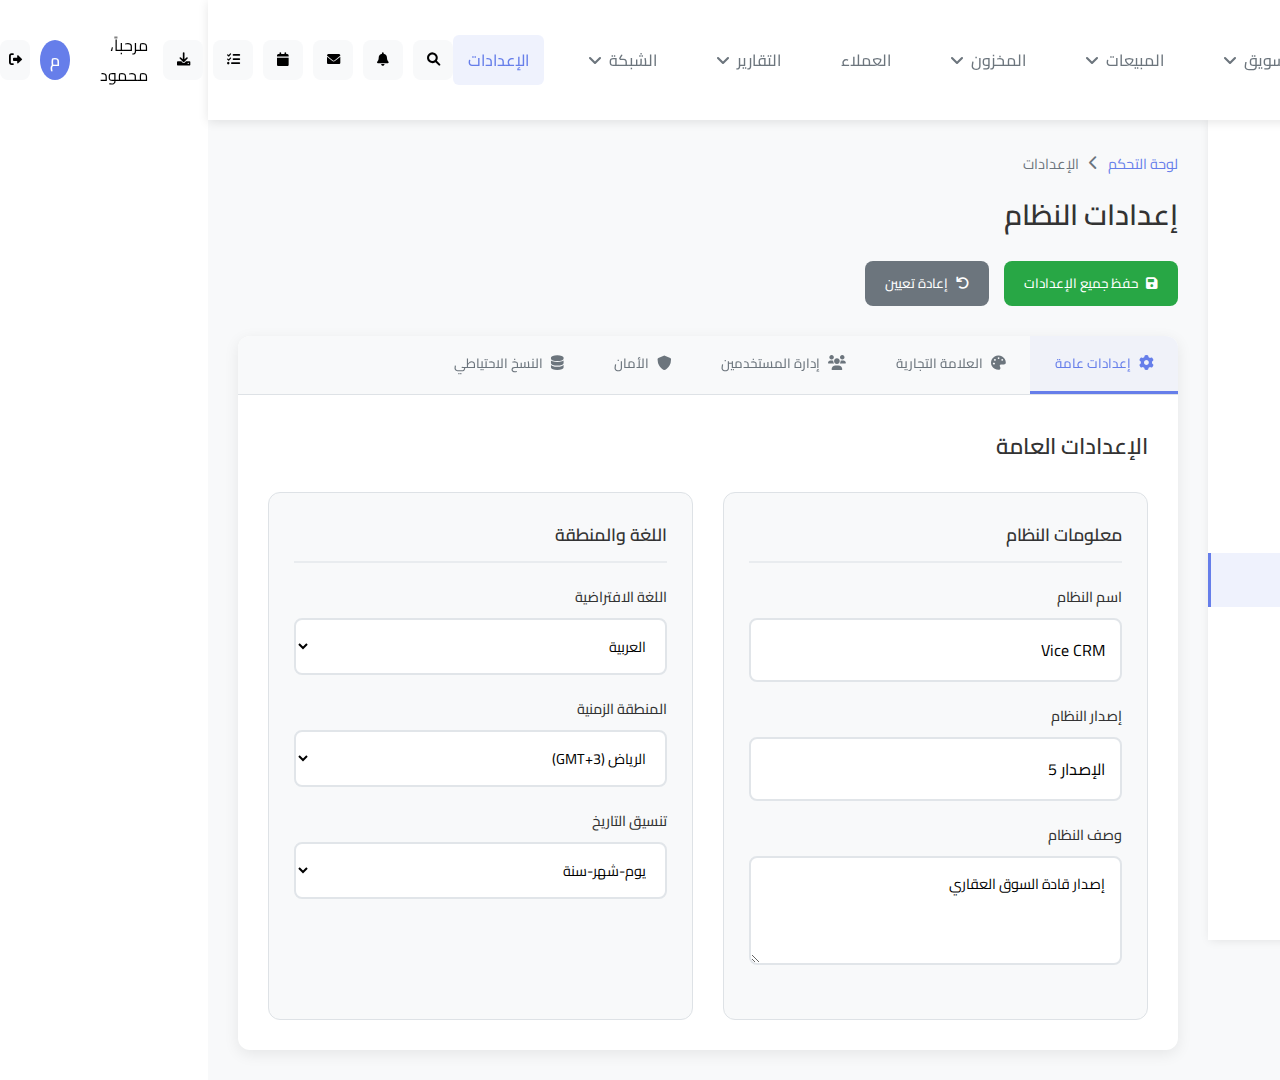
<file: settings-test.html>
<!DOCTYPE html>
<html lang="ar" dir="rtl">
<head>
    <meta charset="UTF-8">
    <meta name="viewport" content="width=device-width, initial-scale=1.0">
    <title>Vice CRM - الإعدادات</title>
    <link rel="stylesheet" href="styles.css">
    <link rel="stylesheet" href="settings-styles.css">
    <link href="https://fonts.googleapis.com/css2?family=Cairo:wght@300;400;500;600;700&display=swap" rel="stylesheet">
    <link rel="stylesheet" href="https://cdnjs.cloudflare.com/ajax/libs/font-awesome/6.0.0/css/all.min.css">
    <style>
        /* Override to show dashboard by default */
        .dashboard {
            display: block !important;
        }
    </style>
</head>
<body>
    <div class="dashboard active">
        <!-- Header -->
        <header class="dashboard-header">
            <div class="header-content">
                <div class="dashboard-logo">
                    <div class="vice-logo">
                        <span id="systemName">Vice</span>
                        <span class="crm-badge" id="systemBadge">CRM</span>
                    </div>
                </div>
                
                <nav class="main-nav">
                    <a href="dashboard.html" class="nav-item">لوحة التحكم</a>
                    <a href="marketing.html" class="nav-item dropdown">التسويق</a>
                    <a href="sales.html" class="nav-item dropdown">المبيعات</a>
                    <a href="inventory.html" class="nav-item dropdown">المخزون</a>
                    <a href="client.html" class="nav-item">العملاء</a>
                    <a href="reports.html" class="nav-item dropdown">التقارير</a>
                    <a href="network.html" class="nav-item dropdown">الشبكة</a>
                    <a href="settings.html" class="nav-item active">الإعدادات</a>
                </nav>
                
                <div class="user-section">
                    <div class="user-actions">
                        <button class="action-btn" title="البحث">
                            <i class="fas fa-search"></i>
                        </button>
                        <button class="action-btn" title="الإشعارات">
                            <i class="fas fa-bell"></i>
                        </button>
                        <button class="action-btn" title="الرسائل">
                            <i class="fas fa-envelope"></i>
                        </button>
                        <button class="action-btn" title="التقويم">
                            <i class="fas fa-calendar"></i>
                        </button>
                        <button class="action-btn" title="المهام">
                            <i class="fas fa-tasks"></i>
                        </button>
                        <button class="action-btn" title="التحميل">
                            <i class="fas fa-download"></i>
                        </button>
                    </div>
                    <div class="user-info">
                        <span>مرحباً، محمود</span>
                        <div class="user-avatar">م</div>
                        <button class="action-btn" title="تسجيل الخروج">
                            <i class="fas fa-sign-out-alt"></i>
                        </button>
                    </div>
                    <button class="menu-toggle" onclick="toggleMobileSidebar()">
                        <i class="fas fa-bars"></i>
                    </button>
                </div>
            </div>
        </header>

        <div class="dashboard-container">
            <!-- Sidebar -->
            <aside class="sidebar">
                <ul class="sidebar-menu">
                    <li>
                        <a href="dashboard.html">
                            <i class="fas fa-chart-line"></i>
                            لوحة التحكم
                        </a>
                    </li>
                    <li>
                        <a href="marketing.html">
                            <i class="fas fa-bullhorn"></i>
                            التسويق
                        </a>
                    </li>
                    <li>
                        <a href="sales.html">
                            <i class="fas fa-handshake"></i>
                            المبيعات
                        </a>
                    </li>
                    <li>
                        <a href="inventory.html">
                            <i class="fas fa-boxes"></i>
                            المخزون
                        </a>
                    </li>
                    <li>
                        <a href="client.html">
                            <i class="fas fa-users"></i>
                            العملاء
                        </a>
                    </li>
                    <li>
                        <a href="reports.html">
                            <i class="fas fa-file-alt"></i>
                            التقارير
                        </a>
                    </li>
                    <li>
                        <a href="network.html">
                            <i class="fas fa-network-wired"></i>
                            الشبكة
                        </a>
                    </li>
                    <li>
                        <a href="settings.html" class="active">
                            <i class="fas fa-cog"></i>
                            الإعدادات
                        </a>
                    </li>
                </ul>
            </aside>

            <!-- Main Content -->
            <main class="main-content">
                <div class="page-header">
                    <div class="breadcrumb">
                        <a href="dashboard.html">لوحة التحكم</a>
                        <i class="fas fa-chevron-left"></i>
                        <span>الإعدادات</span>
                    </div>
                    <h1 class="page-title">إعدادات النظام</h1>
                    <div class="page-actions">
                        <button class="btn btn-success" onclick="saveAllSettings()">
                            <i class="fas fa-save"></i>
                            حفظ جميع الإعدادات
                        </button>
                        <button class="btn btn-secondary" onclick="resetToDefaults()">
                            <i class="fas fa-undo"></i>
                            إعادة تعيين
                        </button>
                    </div>
                </div>

                <!-- Settings Tabs -->
                <div class="settings-container" style="background: white; border-radius: 12px; box-shadow: 0 4px 15px rgba(0, 0, 0, 0.08);">
                    <div class="settings-tabs">
                        <button class="settings-tab active" onclick="switchSettingsTab('general')">
                            <i class="fas fa-cog"></i> إعدادات عامة
                        </button>
                        <button class="settings-tab" onclick="switchSettingsTab('branding')">
                            <i class="fas fa-palette"></i> العلامة التجارية
                        </button>
                        <button class="settings-tab" onclick="switchSettingsTab('users')">
                            <i class="fas fa-users"></i> إدارة المستخدمين
                        </button>
                        <button class="settings-tab" onclick="switchSettingsTab('security')">
                            <i class="fas fa-shield-alt"></i> الأمان
                        </button>
                        <button class="settings-tab" onclick="switchSettingsTab('backup')">
                            <i class="fas fa-database"></i> النسخ الاحتياطي
                        </button>
                    </div>

                    <!-- General Settings Tab -->
                    <div id="general-tab" class="settings-tab-content" style="padding: 30px;">
                        <h3 style="font-size: 1.4rem; font-weight: 600; color: #333; margin-bottom: 25px;">الإعدادات العامة</h3>
                        
                        <div class="settings-grid">
                            <!-- System Information -->
                            <div class="settings-section">
                                <h4 class="section-title">معلومات النظام</h4>
                                <div class="form-group">
                                    <label class="form-label">اسم النظام</label>
                                    <input type="text" id="systemNameInput" value="Vice CRM" class="form-input" placeholder="أدخل اسم النظام">
                                </div>
                                <div class="form-group">
                                    <label class="form-label">إصدار النظام</label>
                                    <input type="text" id="systemVersion" value="الإصدار 5" class="form-input" placeholder="أدخل إصدار النظام">
                                </div>
                                <div class="form-group">
                                    <label class="form-label">وصف النظام</label>
                                    <textarea id="systemDescription" rows="3" class="form-input" placeholder="أدخل وصف النظام">إصدار قادة السوق العقاري</textarea>
                                </div>
                            </div>

                            <!-- Language & Region -->
                            <div class="settings-section">
                                <h4 class="section-title">اللغة والمنطقة</h4>
                                <div class="form-group">
                                    <label class="form-label">اللغة الافتراضية</label>
                                    <select id="defaultLanguage" class="form-input">
                                        <option value="ar" selected>العربية</option>
                                        <option value="en">English</option>
                                        <option value="fr">Français</option>
                                    </select>
                                </div>
                                <div class="form-group">
                                    <label class="form-label">المنطقة الزمنية</label>
                                    <select id="timezone" class="form-input">
                                        <option value="Asia/Riyadh" selected>الرياض (GMT+3)</option>
                                        <option value="Asia/Dubai">دبي (GMT+4)</option>
                                        <option value="Africa/Cairo">القاهرة (GMT+2)</option>
                                    </select>
                                </div>
                                <div class="form-group">
                                    <label class="form-label">تنسيق التاريخ</label>
                                    <select id="dateFormat" class="form-input">
                                        <option value="dd-mm-yyyy" selected>يوم-شهر-سنة</option>
                                        <option value="mm-dd-yyyy">شهر-يوم-سنة</option>
                                        <option value="yyyy-mm-dd">سنة-شهر-يوم</option>
                                    </select>
                                </div>
                            </div>
                        </div>
                    </div>

                    <!-- Branding Settings Tab -->
                    <div id="branding-tab" class="settings-tab-content" style="padding: 30px; display: none;">
                        <h3 style="font-size: 1.4rem; font-weight: 600; color: #333; margin-bottom: 25px;">إعدادات العلامة التجارية</h3>
                        
                        <div class="settings-grid">
                            <!-- Logo Settings -->
                            <div class="settings-section">
                                <h4 class="section-title">الشعار والهوية</h4>
                                <div class="form-group">
                                    <label class="form-label">اسم الشركة</label>
                                    <input type="text" id="companyName" value="Vice" class="form-input" placeholder="أدخل اسم الشركة">
                                </div>
                                <div class="form-group">
                                    <label class="form-label">شارة النظام</label>
                                    <input type="text" id="systemBadgeText" value="CRM" class="form-input" placeholder="أدخل شارة النظام">
                                </div>
                                <div class="form-group">
                                    <label class="form-label">رفع شعار الشركة</label>
                                    <div class="custom-file-upload">
                                        <input type="file" id="logoUpload" accept="image/*" class="file-input">
                                        <button type="button" class="file-upload-btn" onclick="document.getElementById('logoUpload').click()">
                                            <span class="upload-icon">📁</span>
                                            <span class="upload-text">اختر ملف الشعار</span>
                                        </button>
                                        <div class="file-info">
                                            <small class="file-hint">يُفضل PNG أو SVG بحجم 200x60 بكسل</small>
                                            <div id="selectedFileName" class="selected-file"></div>
                                        </div>
                                    </div>
                                </div>
                                <div class="logo-preview">
                                    <div class="preview-header">معاينة الشعار</div>
                                    <div class="preview-logo" id="logoPreviewContainer">
                                        <span id="previewCompanyName">Vice</span>
                                        <span class="preview-badge" id="previewBadge">CRM</span>
                                    </div>
                                </div>
                            </div>

                            <!-- Color Theme -->
                            <div class="settings-section">
                                <h4 class="section-title">الألوان والثيم</h4>
                                <div class="color-picker-grid">
                                    <div class="form-group">
                                        <label class="form-label">اللون الأساسي</label>
                                        <div class="color-input-wrapper">
                                            <input type="color" id="primaryColor" value="#667eea" class="color-input">
                                            <input type="text" id="primaryColorText" value="#667eea" class="color-text-input" placeholder="#667eea">
                                        </div>
                                    </div>
                                    <div class="form-group">
                                        <label class="form-label">اللون الثانوي</label>
                                        <div class="color-input-wrapper">
                                            <input type="color" id="secondaryColor" value="#764ba2" class="color-input">
                                            <input type="text" id="secondaryColorText" value="#764ba2" class="color-text-input" placeholder="#764ba2">
                                        </div>
                                    </div>
                                    <div class="form-group">
                                        <label class="form-label">لون الخلفية</label>
                                        <div class="color-input-wrapper">
                                            <input type="color" id="backgroundColor" value="#f8f9fa" class="color-input">
                                            <input type="text" id="backgroundColorText" value="#f8f9fa" class="color-text-input" placeholder="#f8f9fa">
                                        </div>
                                    </div>
                                </div>
                                <div class="color-preview" id="colorPreview">
                                    <div class="preview-header">معاينة الألوان</div>
                                    <div class="preview-content">هذا مثال على الألوان المختارة</div>
                                    <div class="preview-buttons">
                                        <button type="button" class="preview-btn primary">زر أساسي</button>
                                        <button type="button" class="preview-btn secondary">زر ثانوي</button>
                                    </div>
                                </div>
                            </div>
                        </div>
                    </div>

                    <!-- Users Management Tab -->
                    <div id="users-tab" class="settings-tab-content" style="padding: 30px; display: none;">
                        <h3 style="font-size: 1.4rem; font-weight: 600; color: #333; margin-bottom: 25px;">إدارة المستخدمين</h3>
                        
                        <div class="users-actions" style="margin-bottom: 25px;">
                            <button class="btn btn-primary" onclick="showAddUserModal()">
                                <i class="fas fa-user-plus"></i>
                                إضافة مستخدم جديد
                            </button>
                            <button class="btn btn-secondary">
                                <i class="fas fa-upload"></i>
                                استيراد مستخدمين
                            </button>
                        </div>

                        <div class="users-table" style="background: #f8f9fa; border-radius: 8px; overflow: hidden;">
                            <table style="width: 100%; border-collapse: collapse;">
                                <thead style="background: #667eea; color: white;">
                                    <tr>
                                        <th style="padding: 15px; text-align: right;">الاسم</th>
                                        <th style="padding: 15px; text-align: right;">البريد الإلكتروني</th>
                                        <th style="padding: 15px; text-align: right;">الدور</th>
                                        <th style="padding: 15px; text-align: right;">الحالة</th>
                                        <th style="padding: 15px; text-align: right;">آخر دخول</th>
                                        <th style="padding: 15px; text-align: right;">الإجراءات</th>
                                    </tr>
                                </thead>
                                <tbody>
                                    <tr style="border-bottom: 1px solid #dee2e6;">
                                        <td style="padding: 15px;">محمود أحمد</td>
                                        <td style="padding: 15px;">mahmoud2@kmg.com</td>
                                        <td style="padding: 15px;"><span style="background: #28a745; color: white; padding: 4px 12px; border-radius: 20px; font-size: 0.8rem;">مدير النظام</span></td>
                                        <td style="padding: 15px;"><span style="background: #d4edda; color: #155724; padding: 4px 12px; border-radius: 20px; font-size: 0.8rem;">نشط</span></td>
                                        <td style="padding: 15px;">الآن</td>
                                        <td style="padding: 15px;">
                                            <button class="action-icon" style="width: 32px; height: 32px; border: none; border-radius: 6px; background: #e3f2fd; color: #1976d2; cursor: pointer; margin-left: 5px;">
                                                <i class="fas fa-edit"></i>
                                            </button>
                                            <button class="action-icon" style="width: 32px; height: 32px; border: none; border-radius: 6px; background: #ffebee; color: #d32f2f; cursor: pointer;">
                                                <i class="fas fa-trash"></i>
                                            </button>
                                        </td>
                                    </tr>
                                </tbody>
                            </table>
                        </div>
                    </div>

                    <!-- Security Settings Tab -->
                    <div id="security-tab" class="settings-tab-content" style="padding: 30px; display: none;">
                        <h3 style="font-size: 1.4rem; font-weight: 600; color: #333; margin-bottom: 25px;">إعدادات الأمان</h3>
                        
                        <div class="settings-grid">
                            <!-- Password Policy -->
                            <div class="settings-section">
                                <h4 class="section-title">سياسة كلمات المرور</h4>
                                <div class="form-group">
                                    <label style="display: flex; align-items: center; gap: 10px; cursor: pointer;">
                                        <input type="checkbox" id="requireStrongPassword" checked>
                                        <span>طلب كلمات مرور قوية</span>
                                    </label>
                                </div>
                                <div class="form-group">
                                    <label class="form-label">الحد الأدنى لطول كلمة المرور</label>
                                    <input type="number" id="minPasswordLength" value="8" min="6" max="20" class="form-input">
                                </div>
                                <div class="form-group">
                                    <label class="form-label">انتهاء صلاحية كلمة المرور (أيام)</label>
                                    <input type="number" id="passwordExpiry" value="90" min="30" max="365" class="form-input">
                                </div>
                            </div>

                            <!-- Session Settings -->
                            <div class="settings-section">
                                <h4 class="section-title">إعدادات الجلسة</h4>
                                <div class="form-group">
                                    <label class="form-label">مدة الجلسة (دقائق)</label>
                                    <input type="number" id="sessionTimeout" value="60" min="15" max="480" class="form-input">
                                </div>
                                <div class="form-group">
                                    <label style="display: flex; align-items: center; gap: 10px; cursor: pointer;">
                                        <input type="checkbox" id="enableTwoFactor">
                                        <span>تفعيل المصادقة الثنائية</span>
                                    </label>
                                </div>
                                <div class="form-group">
                                    <label style="display: flex; align-items: center; gap: 10px; cursor: pointer;">
                                        <input type="checkbox" id="logLoginAttempts" checked>
                                        <span>تسجيل محاولات تسجيل الدخول</span>
                                    </label>
                                </div>
                            </div>
                        </div>
                    </div>

                    <!-- Backup Settings Tab -->
                    <div id="backup-tab" class="settings-tab-content" style="padding: 30px; display: none;">
                        <h3 style="font-size: 1.4rem; font-weight: 600; color: #333; margin-bottom: 25px;">النسخ الاحتياطي والاستعادة</h3>
                        
                        <div class="backup-actions" style="display: grid; grid-template-columns: repeat(auto-fit, minmax(300px, 1fr)); gap: 20px; margin-bottom: 30px;">
                            <!-- Create Backup -->
                            <div class="backup-card" style="background: #f8f9fa; border-radius: 12px; padding: 25px; text-align: center; border: 1px solid #dee2e6;">
                                <div class="backup-icon" style="width: 60px; height: 60px; background: linear-gradient(135deg, #28a745 0%, #20c997 100%); border-radius: 50%; display: flex; align-items: center; justify-content: center; margin: 0 auto 15px; color: white; font-size: 1.5rem;">
                                    <i class="fas fa-download"></i>
                                </div>
                                <h4 style="font-size: 1.1rem; font-weight: 600; color: #333; margin-bottom: 10px;">إنشاء نسخة احتياطية</h4>
                                <p style="color: #6c757d; margin-bottom: 20px; font-size: 0.9rem;">إنشاء نسخة احتياطية كاملة من البيانات</p>
                                <button class="btn btn-success" onclick="createBackup()" style="width: 100%;">
                                    <i class="fas fa-download"></i>
                                    إنشاء نسخة احتياطية
                                </button>
                            </div>

                            <!-- Restore Backup -->
                            <div class="backup-card" style="background: #f8f9fa; border-radius: 12px; padding: 25px; text-align: center; border: 1px solid #dee2e6;">
                                <div class="backup-icon" style="width: 60px; height: 60px; background: linear-gradient(135deg, #17a2b8 0%, #6f42c1 100%); border-radius: 50%; display: flex; align-items: center; justify-content: center; margin: 0 auto 15px; color: white; font-size: 1.5rem;">
                                    <i class="fas fa-upload"></i>
                                </div>
                                <h4 style="font-size: 1.1rem; font-weight: 600; color: #333; margin-bottom: 10px;">استعادة النسخة الاحتياطية</h4>
                                <p style="color: #6c757d; margin-bottom: 20px; font-size: 0.9rem;">استعادة البيانات من نسخة احتياطية</p>
                                <input type="file" id="backupFile" accept=".json,.sql" style="display: none;">
                                <button class="btn btn-primary" onclick="document.getElementById('backupFile').click()" style="width: 100%;">
                                    <i class="fas fa-upload"></i>
                                    اختيار ملف الاستعادة
                                </button>
                            </div>

                            <!-- Auto Backup -->
                            <div class="backup-card" style="background: #f8f9fa; border-radius: 12px; padding: 25px; text-align: center; border: 1px solid #dee2e6;">
                                <div class="backup-icon" style="width: 60px; height: 60px; background: linear-gradient(135deg, #ffc107 0%, #fd7e14 100%); border-radius: 50%; display: flex; align-items: center; justify-content: center; margin: 0 auto 15px; color: white; font-size: 1.5rem;">
                                    <i class="fas fa-clock"></i>
                                </div>
                                <h4 style="font-size: 1.1rem; font-weight: 600; color: #333; margin-bottom: 10px;">النسخ التلقائي</h4>
                                <p style="color: #6c757d; margin-bottom: 20px; font-size: 0.9rem;">جدولة النسخ الاحتياطي التلقائي</p>
                                <select id="autoBackupFrequency" class="form-input" style="margin-bottom: 15px;">
                                    <option value="disabled">معطل</option>
                                    <option value="daily">يومي</option>
                                    <option value="weekly" selected>أسبوعي</option>
                                    <option value="monthly">شهري</option>
                                </select>
                                <button class="btn btn-warning" onclick="saveAutoBackupSettings()" style="width: 100%;">
                                    <i class="fas fa-save"></i>
                                    حفظ الإعدادات
                                </button>
                            </div>
                        </div>

                        <!-- Recent Backups -->
                        <div class="recent-backups" style="background: white; border-radius: 8px; padding: 20px; border: 1px solid #dee2e6;">
                            <h4 style="font-size: 1.1rem; font-weight: 600; color: #333; margin-bottom: 15px;">النسخ الاحتياطية الأخيرة</h4>
                            <div class="backups-list">
                                <div class="backup-item" style="display: flex; justify-content: space-between; align-items: center; padding: 15px; border-bottom: 1px solid #f0f0f0;">
                                    <div>
                                        <div style="font-weight: 600; color: #333;">نسخة احتياطية كاملة</div>
                                        <div style="font-size: 0.9rem; color: #6c757d;">19-أغسطس-2025 - 2:30 ص</div>
                                        <div style="font-size: 0.8rem; color: #6c757d;">حجم الملف: 45.2 MB</div>
                                    </div>
                                    <div style="display: flex; gap: 8px;">
                                        <button class="action-icon" style="width: 32px; height: 32px; border: none; border-radius: 6px; background: #e3f2fd; color: #1976d2; cursor: pointer;">
                                            <i class="fas fa-download"></i>
                                        </button>
                                        <button class="action-icon" style="width: 32px; height: 32px; border: none; border-radius: 6px; background: #ffebee; color: #d32f2f; cursor: pointer;">
                                            <i class="fas fa-trash"></i>
                                        </button>
                                    </div>
                                </div>
                            </div>
                        </div>
                    </div>
                </div>
            </main>
        </div>

        <!-- Mobile Sidebar -->
        <div class="mobile-sidebar" id="mobileSidebar">
            <div class="mobile-sidebar-header">
                <div class="vice-logo">
                    <span id="mobileSysName">Vice</span>
                    <span class="crm-badge" id="mobileSysBadge">CRM</span>
                </div>
                <button class="close-sidebar" onclick="toggleMobileSidebar()">
                    <i class="fas fa-times"></i>
                </button>
            </div>
            <ul class="sidebar-menu">
                <li><a href="dashboard.html"><i class="fas fa-chart-line"></i> لوحة التحكم</a></li>
                <li><a href="marketing.html"><i class="fas fa-bullhorn"></i> التسويق</a></li>
                <li><a href="sales.html"><i class="fas fa-handshake"></i> المبيعات</a></li>
                <li><a href="inventory.html"><i class="fas fa-boxes"></i> المخزون</a></li>
                <li><a href="client.html"><i class="fas fa-users"></i> العملاء</a></li>
                <li><a href="reports.html"><i class="fas fa-file-alt"></i> التقارير
</file>
<file: styles.css>
* {
    margin: 0;
    padding: 0;
    box-sizing: border-box;
}

body {
    font-family: 'Cairo', sans-serif;
    direction: rtl;
    text-align: right;
}

/* Login Page Styles */
.login-page {
    background: linear-gradient(135deg, #667eea 0%, #764ba2 100%);
    min-height: 100vh;
    display: flex;
    align-items: center;
    justify-content: center;
}

.login-container {
    width: 100%;
    max-width: 1200px;
    padding: 20px;
}

.login-header {
    text-align: center;
    margin-bottom: 40px;
}

.logo-img {
    height: 60px;
    width: auto;
}

.login-content {
    display: grid;
    grid-template-columns: 1fr 1fr;
    gap: 60px;
    align-items: center;
    max-width: 1000px;
    margin: 0 auto;
}

.welcome-section {
    color: white;
    text-align: center;
}

.welcome-section h1 {
    font-size: 2.5rem;
    font-weight: 700;
    margin-bottom: 20px;
    line-height: 1.2;
}

.subtitle {
    font-size: 1.2rem;
    margin-bottom: 40px;
    opacity: 0.9;
}

.profit-image {
    margin-top: 40px;
}

.profit-img {
    max-width: 300px;
    width: 100%;
    height: auto;
}

.login-form-section {
    background: white;
    padding: 40px;
    border-radius: 15px;
    box-shadow: 0 20px 40px rgba(0, 0, 0, 0.1);
}

.login-form-section h2 {
    font-size: 1.8rem;
    font-weight: 600;
    margin-bottom: 30px;
    text-align: center;
    color: #333;
}

.form-group {
    margin-bottom: 20px;
}

.form-group input {
    width: 100%;
    padding: 15px;
    border: 2px solid #e1e5e9;
    border-radius: 8px;
    font-size: 1rem;
    font-family: 'Cairo', sans-serif;
    transition: border-color 0.3s ease;
}

.form-group input:focus {
    outline: none;
    border-color: #667eea;
}

.form-options {
    display: flex;
    justify-content: space-between;
    align-items: center;
    margin-bottom: 30px;
}

.remember-me {
    display: flex;
    align-items: center;
    gap: 8px;
}

.remember-me input[type="checkbox"] {
    width: auto;
}

.forgot-password {
    color: #667eea;
    text-decoration: none;
    font-size: 0.9rem;
}

.forgot-password:hover {
    text-decoration: underline;
}

.login-btn {
    width: 100%;
    padding: 15px;
    background: linear-gradient(135deg, #667eea 0%, #764ba2 100%);
    color: white;
    border: none;
    border-radius: 8px;
    font-size: 1.1rem;
    font-weight: 600;
    cursor: pointer;
    transition: transform 0.2s ease;
    font-family: 'Cairo', sans-serif;
}

.login-btn:hover {
    transform: translateY(-2px);
}

/* Dashboard Styles */
.dashboard {
    display: none;
    min-height: 100vh;
    background: #f8f9fa;
}

.dashboard.active {
    display: block;
}

.dashboard-header {
    background: white;
    padding: 15px 0;
    box-shadow: 0 2px 10px rgba(0, 0, 0, 0.1);
    position: sticky;
    top: 0;
    z-index: 1000;
}

.header-content {
    max-width: 1400px;
    margin: 0 auto;
    padding: 0 20px;
    display: flex;
    justify-content: space-between;
    align-items: center;
}

.dashboard-logo {
    display: flex;
    align-items: center;
    gap: 10px;
}

.dashboard-logo img {
    height: 40px;
}

.vice-logo {
    font-size: 1.5rem;
    font-weight: 700;
    color: #667eea;
}

.crm-badge {
    background: #dc3545;
    color: white;
    padding: 2px 8px;
    border-radius: 4px;
    font-size: 0.8rem;
    margin-right: 5px;
}

.main-nav {
    display: flex;
    gap: 30px;
    align-items: center;
}

.nav-item {
    color: #6c757d;
    text-decoration: none;
    font-weight: 500;
    padding: 10px 15px;
    border-radius: 6px;
    transition: all 0.3s ease;
    position: relative;
}

.nav-item:hover,
.nav-item.active {
    color: #667eea;
    background: rgba(102, 126, 234, 0.1);
}

.nav-item.dropdown::after {
    content: '\f107';
    font-family: 'Font Awesome 6 Free';
    font-weight: 900;
    margin-right: 8px;
}

.user-section {
    display: flex;
    align-items: center;
    gap: 15px;
}

.user-actions {
    display: flex;
    gap: 10px;
}

.action-btn {
    width: 40px;
    height: 40px;
    border: none;
    background: #f8f9fa;
    border-radius: 8px;
    display: flex;
    align-items: center;
    justify-content: center;
    cursor: pointer;
    transition: all 0.3s ease;
}

.action-btn:hover {
    background: #e9ecef;
}

.user-info {
    display: flex;
    align-items: center;
    gap: 10px;
}

.user-avatar {
    width: 40px;
    height: 40px;
    border-radius: 50%;
    background: #667eea;
    display: flex;
    align-items: center;
    justify-content: center;
    color: white;
    font-weight: 600;
}

.menu-toggle {
    display: none;
    background: none;
    border: none;
    font-size: 1.5rem;
    cursor: pointer;
    color: #667eea;
}

.dashboard-container {
    display: flex;
    max-width: 1400px;
    margin: 0 auto;
    min-height: calc(100vh - 80px);
}

.sidebar {
    width: 280px;
    background: white;
    box-shadow: 2px 0 10px rgba(0, 0, 0, 0.1);
    padding: 20px 0;
    position: sticky;
    top: 80px;
    height: calc(100vh - 80px);
    overflow-y: auto;
}

.sidebar-menu {
    list-style: none;
}

.sidebar-menu li {
    margin-bottom: 5px;
}

.sidebar-menu a {
    display: flex;
    align-items: center;
    padding: 12px 20px;
    color: #6c757d;
    text-decoration: none;
    transition: all 0.3s ease;
    font-weight: 500;
}

.sidebar-menu a:hover,
.sidebar-menu a.active {
    background: rgba(102, 126, 234, 0.1);
    color: #667eea;
    border-left: 3px solid #667eea;
}

.sidebar-menu i {
    margin-left: 12px;
    width: 20px;
    text-align: center;
}

.main-content {
    flex: 1;
    padding: 30px;
}

.page-header {
    margin-bottom: 30px;
}

.breadcrumb {
    display: flex;
    align-items: center;
    gap: 10px;
    margin-bottom: 10px;
    color: #6c757d;
    font-size: 0.9rem;
}

.breadcrumb a {
    color: #667eea;
    text-decoration: none;
}

.page-title {
    font-size: 1.8rem;
    font-weight: 600;
    color: #333;
    margin-bottom: 10px;
}

.page-actions {
    display: flex;
    gap: 15px;
    align-items: center;
    margin-top: 20px;
}

.btn {
    padding: 10px 20px;
    border: none;
    border-radius: 8px;
    font-weight: 500;
    cursor: pointer;
    transition: all 0.3s ease;
    text-decoration: none;
    display: inline-flex;
    align-items: center;
    gap: 8px;
    font-family: 'Cairo', sans-serif;
}

.btn-primary {
    background: #667eea;
    color: white;
}

.btn-primary:hover {
    background: #5a6fd8;
    transform: translateY(-2px);
}

.btn-secondary {
    background: #6c757d;
    color: white;
}

.btn-danger {
    background: #dc3545;
    color: white;
}

.btn-success {
    background: #28a745;
    color: white;
}

.filter-btn {
    background: white;
    border: 1px solid #dee2e6;
    color: #6c757d;
}

.sales-groups-grid {
    display: grid;
    grid-template-columns: repeat(auto-fit, minmax(300px, 1fr));
    gap: 20px;
    margin-bottom: 40px;
}

.group-card {
    background: white;
    border-radius: 12px;
    padding: 25px;
    box-shadow: 0 4px 15px rgba(0, 0, 0, 0.08);
    transition: all 0.3s ease;
    position: relative;
    cursor: pointer;
}

.group-card:hover {
    transform: translateY(-5px);
    box-shadow: 0 8px 25px rgba(0, 0, 0, 0.15);
}

.group-card-header {
    display: flex;
    align-items: center;
    gap: 15px;
    margin-bottom: 15px;
}

.group-icon {
    width: 50px;
    height: 50px;
    border-radius: 12px;
    display: flex;
    align-items: center;
    justify-content: center;
    font-size: 1.5rem;
    color: white;
}

.group-icon.new-leads {
    background: linear-gradient(135deg, #667eea 0%, #764ba2 100%);
}

.group-icon.fresh-leads {
    background: linear-gradient(135deg, #667eea 0%, #764ba2 100%);
}

.group-icon.follow-up {
    background: linear-gradient(135deg, #4facfe 0%, #00f2fe 100%);
}

.group-icon.processing {
    background: linear-gradient(135deg, #43e97b 0%, #38f9d7 100%);
}

.group-icon.meeting {
    background: linear-gradient(135deg, #fa709a 0%, #fee140 100%);
}

.group-icon.contract {
    background: linear-gradient(135deg, #a8edea 0%, #fed6e3 100%);
}

.group-icon.pending {
    background: linear-gradient(135deg, #ffecd2 0%, #fcb69f 100%);
}

.group-icon.unreachable {
    background: linear-gradient(135deg, #ff9a9e 0%, #fecfef 100%);
}

.group-icon.canceled {
    background: linear-gradient(135deg, #a18cd1 0%, #fbc2eb 100%);
}

.group-icon.rent {
    background: linear-gradient(135deg, #fad0c4 0%, #ffd1ff 100%);
}

.group-info h3 {
    font-size: 1.2rem;
    font-weight: 600;
    color: #333;
    margin-bottom: 5px;
}

.group-count {
    color: #6c757d;
    font-size: 0.9rem;
}

.group-settings {
    position: absolute;
    top: 20px;
    left: 20px;
    width: 30px;
    height: 30px;
    border: none;
    background: #f8f9fa;
    border-radius: 6px;
    display: flex;
    align-items: center;
    justify-content: center;
    cursor: pointer;
    opacity: 0;
    transition: opacity 0.3s ease;
}

.group-card:hover .group-settings {
    opacity: 1;
}

.performance-section {
    background: white;
    border-radius: 12px;
    padding: 30px;
    box-shadow: 0 4px 15px rgba(0, 0, 0, 0.08);
}

.performance-section h3 {
    font-size: 1.4rem;
    font-weight: 600;
    color: #333;
    margin-bottom: 20px;
}

.chart-placeholder {
    height: 300px;
    background: #f8f9fa;
    border-radius: 8px;
    display: flex;
    align-items: center;
    justify-content: center;
    color: #6c757d;
    font-size: 1.1rem;
}

/* Mobile Sidebar */
.mobile-sidebar {
    position: fixed;
    top: 0;
    right: -100%;
    width: 280px;
    height: 100vh;
    background: white;
    z-index: 2000;
    transition: right 0.3s ease;
    box-shadow: -2px 0 10px rgba(0, 0, 0, 0.1);
}

.mobile-sidebar.active {
    right: 0;
}

.mobile-sidebar-header {
    padding: 20px;
    border-bottom: 1px solid #dee2e6;
    display: flex;
    justify-content: space-between;
    align-items: center;
}

.close-sidebar {
    background: none;
    border: none;
    font-size: 1.5rem;
    cursor: pointer;
    color: #6c757d;
}

.sidebar-overlay {
    position: fixed;
    top: 0;
    left: 0;
    width: 100%;
    height: 100%;
    background: rgba(0, 0, 0, 0.5);
    z-index: 1500;
    display: none;
}

.sidebar-overlay.active {
    display: block;
}

/* Responsive Design */
@media (max-width: 768px) {
    .login-content {
        grid-template-columns: 1fr;
        gap: 40px;
    }
    
    .welcome-section h1 {
        font-size: 2rem;
    }
    
    .dashboard-container {
        flex-direction: column;
    }
    
    .sidebar {
        display: none;
    }
    
    .menu-toggle {
        display: block;
    }
    
    .main-nav {
        display: none;
    }
    
    .sales-groups-grid {
        grid-template-columns: 1fr;
    }
    
    .main-content {
        padding: 20px;
    }
}

@media (max-width: 480px) {
    .login-form-section {
        padding: 30px 20px;
    }
    
    .welcome-section h1 {
        font-size: 1.5rem;
    }
    
    .header-content {
        padding: 0 15px;
    }
    
    .main-content {
        padding: 15px;
    }
}

/* Loading Animation */
.loading {
    display: inline-block;
    width: 20px;
    height: 20px;
    border: 3px solid rgba(255, 255, 255, 0.3);
    border-radius: 50%;
    border-top-color: white;
    animation: spin 1s ease-in-out infinite;
}

@keyframes spin {
    to { transform: rotate(360deg); }
}

/* Additional Pages Styles */
.leads-table {
    background: white;
    border-radius: 12px;
    overflow: hidden;
    box-shadow: 0 4px 15px rgba(0, 0, 0, 0.08);
}

.table-header {
    background: #f8f9fa;
    padding: 20px;
    border-bottom: 1px solid #dee2e6;
    display: flex;
    justify-content: space-between;
    align-items: center;
}

.search-box {
    display: flex;
    gap: 15px;
    align-items: center;
}

.search-box input {
    padding: 10px 15px;
    border: 1px solid #dee2e6;
    border-radius: 6px;
    font-family: 'Cairo', sans-serif;
}

.table-content {
    overflow-x: auto;
}

.data-table {
    width: 100%;
    border-collapse: collapse;
}

.data-table th,
.data-table td {
    padding: 15px;
    text-align: right;
    border-bottom: 1px solid #dee2e6;
}

.data-table th {
    background: #f8f9fa;
    font-weight: 600;
    color: #333;
}

.data-table tr:hover {
    background: #f8f9fa;
}

.status-badge {
    padding: 4px 12px;
    border-radius: 20px;
    font-size: 0.8rem;
    font-weight: 500;
}

.status-fresh {
    background: #d4edda;
    color: #155724;
}

.status-processing {
    background: #d1ecf1;
    color: #0c5460;
}

.status-pending {
    background: #fff3cd;
    color: #856404;
}

.lead-actions {
    display: flex;
    gap: 8px;
}

.action-icon {
    width: 32px;
    height: 32px;
    border: none;
    border-radius: 6px;
    display: flex;
    align-items: center;
    justify-content: center;
    cursor: pointer;
    transition: all 0.3s ease;
}

.action-edit {
    background: #e3f2fd;
    color: #1976d2;
}

.action-delete {
    background: #ffebee;
    color: #d32f2f;
}

.action-view {
    background: #f3e5f5;
    color: #7b1fa2;
}
</file>
<file: settings-styles.css>
/* Settings Page Enhanced Styles */

/* Settings Grid Layout */
.settings-grid {
    display: grid;
    grid-template-columns: repeat(auto-fit, minmax(400px, 1fr));
    gap: 30px;
}

.settings-section {
    background: #f8f9fa;
    border-radius: 12px;
    padding: 25px;
    border: 1px solid #dee2e6;
    transition: all 0.3s ease;
}

.settings-section:hover {
    box-shadow: 0 4px 15px rgba(0, 0, 0, 0.08);
}

.section-title {
    font-size: 1.1rem;
    font-weight: 600;
    color: #333;
    margin-bottom: 20px;
    padding-bottom: 10px;
    border-bottom: 2px solid #e9ecef;
}

/* Form Elements */
.form-label {
    display: block;
    margin-bottom: 8px;
    font-weight: 500;
    color: #333;
    font-size: 0.9rem;
}

.form-input {
    width: 100%;
    padding: 12px 15px;
    border: 2px solid #e1e5e9;
    border-radius: 8px;
    font-family: 'Cairo', sans-serif;
    font-size: 0.9rem;
    transition: all 0.3s ease;
    background: white;
}

.form-input:focus {
    outline: none;
    border-color: #667eea;
    box-shadow: 0 0 0 3px rgba(102, 126, 234, 0.1);
    transform: translateY(-1px);
}

.form-input::placeholder {
    color: #adb5bd;
    font-style: italic;
}

/* Custom File Upload */
.custom-file-upload {
    position: relative;
}

.file-input {
    display: none;
}

.file-upload-btn {
    width: 100%;
    padding: 15px 20px;
    border: 2px dashed #dee2e6;
    border-radius: 8px;
    background: white;
    cursor: pointer;
    transition: all 0.3s ease;
    display: flex;
    align-items: center;
    justify-content: center;
    gap: 10px;
    font-family: 'Cairo', sans-serif;
    font-size: 0.9rem;
    color: #6c757d;
}

.file-upload-btn:hover {
    border-color: #667eea;
    background: rgba(102, 126, 234, 0.05);
    color: #667eea;
    transform: translateY(-2px);
}

.upload-icon {
    font-size: 1.2rem;
}

.upload-text {
    font-weight: 500;
}

.file-info {
    margin-top: 10px;
}

.file-hint {
    color: #6c757d;
    font-size: 0.8rem;
    display: block;
    margin-bottom: 5px;
}

.selected-file {
    color: #28a745;
    font-size: 0.8rem;
    font-weight: 500;
    padding: 5px 10px;
    background: rgba(40, 167, 69, 0.1);
    border-radius: 4px;
    display: inline-block;
}

/* Logo Preview */
.logo-preview {
    margin-top: 20px;
    padding: 20px;
    background: white;
    border-radius: 8px;
    border: 1px solid #dee2e6;
    text-align: center;
    transition: all 0.3s ease;
}

.logo-preview:hover {
    box-shadow: 0 2px 8px rgba(0, 0, 0, 0.1);
}

.preview-header {
    font-size: 0.9rem;
    font-weight: 600;
    color: #6c757d;
    margin-bottom: 15px;
    text-transform: uppercase;
    letter-spacing: 0.5px;
}

.preview-logo {
    font-size: 1.5rem;
    font-weight: 700;
    color: #667eea;
    display: flex;
    align-items: center;
    justify-content: center;
    gap: 8px;
    transition: all 0.3s ease;
}

.preview-logo:hover {
    transform: scale(1.05);
}

.preview-badge {
    background: #dc3545;
    color: white;
    padding: 4px 12px;
    border-radius: 6px;
    font-size: 0.8rem;
    font-weight: 600;
    transition: all 0.3s ease;
}

/* Color Picker Styles */
.color-picker-grid {
    display: grid;
    gap: 20px;
}

.color-input-wrapper {
    display: flex;
    gap: 10px;
    align-items: center;
}

.color-input {
    width: 60px;
    height: 50px;
    border: 2px solid #e1e5e9;
    border-radius: 8px;
    cursor: pointer;
    background: none;
    padding: 0;
    transition: all 0.3s ease;
}

.color-input:hover {
    transform: scale(1.05);
    box-shadow: 0 4px 8px rgba(0, 0, 0, 0.1);
}

.color-input::-webkit-color-swatch-wrapper {
    padding: 0;
}

.color-input::-webkit-color-swatch {
    border: none;
    border-radius: 6px;
}

.color-text-input {
    flex: 1;
    padding: 12px 15px;
    border: 2px solid #e1e5e9;
    border-radius: 8px;
    font-family: 'Cairo', sans-serif;
    font-size: 0.9rem;
    background: white;
    transition: all 0.3s ease;
}

.color-text-input:focus {
    outline: none;
    border-color: #667eea;
    box-shadow: 0 0 0 3px rgba(102, 126, 234, 0.1);
}

/* Color Preview */
.color-preview {
    margin-top: 20px;
    padding: 25px;
    border-radius: 12px;
    background: linear-gradient(135deg, #667eea 0%, #764ba2 100%);
    color: white;
    text-align: center;
    transition: all 0.3s ease;
}

.color-preview:hover {
    transform: translateY(-2px);
    box-shadow: 0 8px 20px rgba(0, 0, 0, 0.2);
}

.preview-content {
    font-size: 0.9rem;
    opacity: 0.9;
    margin-bottom: 20px;
}

.preview-buttons {
    display: flex;
    gap: 15px;
    justify-content: center;
    flex-wrap: wrap;
}

.preview-btn {
    padding: 8px 16px;
    border: none;
    border-radius: 6px;
    font-family: 'Cairo', sans-serif;
    font-size: 0.8rem;
    font-weight: 500;
    cursor: pointer;
    transition: all 0.3s ease;
}

.preview-btn.primary {
    background: rgba(255, 255, 255, 0.2);
    color: white;
    border: 1px solid rgba(255, 255, 255, 0.3);
}

.preview-btn.secondary {
    background: rgba(255, 255, 255, 0.1);
    color: white;
    border: 1px solid rgba(255, 255, 255, 0.2);
}

.preview-btn:hover {
    transform: translateY(-1px);
    box-shadow: 0 4px 8px rgba(0, 0, 0, 0.2);
}

/* Enhanced Settings Tabs */
.settings-tabs {
    display: flex;
    border-bottom: 1px solid #dee2e6;
    background: #f8f9fa;
    border-radius: 12px 12px 0 0;
    overflow-x: auto;
}

.settings-tab {
    padding: 15px 25px;
    border: none;
    background: none;
    font-family: 'Cairo', sans-serif;
    font-weight: 500;
    cursor: pointer;
    color: #6c757d;
    transition: all 0.3s ease;
    white-space: nowrap;
    display: flex;
    align-items: center;
    gap: 8px;
    border-bottom: 3px solid transparent;
    position: relative;
}

.settings-tab:hover {
    background: rgba(102, 126, 234, 0.05);
    color: #667eea;
}

.settings-tab.active {
    border-bottom-color: #667eea;
    color: #667eea;
    background: rgba(102, 126, 234, 0.05);
}

.settings-tab i {
    font-size: 0.9rem;
}

/* Enhanced Notification Styles */
.notification {
    position: fixed;
    top: 20px;
    right: 20px;
    padding: 15px 20px;
    border-radius: 8px;
    color: white;
    z-index: 3000;
    font-family: 'Cairo', sans-serif;
    max-width: 350px;
    box-shadow: 0 4px 20px rgba(0, 0, 0, 0.15);
    transform: translateX(100%);
    transition: transform 0.3s ease;
    display: flex;
    align-items: center;
    gap: 10px;
}

.notification.show {
    transform: translateX(0);
}

.notification-success {
    background: linear-gradient(135deg, #28a745 0%, #20c997 100%);
}

.notification-error {
    background: linear-gradient(135deg, #dc3545 0%, #e74c3c 100%);
}

.notification-warning {
    background: linear-gradient(135deg, #ffc107 0%, #fd7e14 100%);
}

.notification-info {
    background: linear-gradient(135deg, #17a2b8 0%, #6f42c1 100%);
}

/* Responsive Design for Settings */
@media (max-width: 768px) {
    .settings-grid {
        grid-template-columns: 1fr;
        gap: 20px;
    }
    
    .settings-section {
        padding: 20px;
    }
    
    .color-input-wrapper {
        flex-direction: column;
        align-items: stretch;
    }
    
    .color-input {
        width: 100%;
        height: 40px;
    }
    
    .preview-buttons {
        flex-direction: column;
        align-items: center;
    }
    
    .settings-tabs {
        flex-wrap: wrap;
    }
    
    .settings-tab {
        flex: 1;
        min-width: 120px;
        justify-content: center;
    }
}

@media (max-width: 480px) {
    .settings-section {
        padding: 15px;
    }
    
    .section-title {
        font-size: 1rem;
    }
    
    .form-input {
        padding: 10px 12px;
    }
    
    .file-upload-btn {
        padding: 12px 15px;
        font-size: 0.8rem;
    }
    
    .color-preview {
        padding: 20px;
    }
    
    .preview-btn {
        padding: 6px 12px;
        font-size: 0.7rem;
    }
}

/* Animation Classes */
.fade-in {
    animation: fadeIn 0.3s ease-in;
}

@keyframes fadeIn {
    from {
        opacity: 0;
        transform: translateY(10px);
    }
    to {
        opacity: 1;
        transform: translateY(0);
    }
}

.slide-in {
    animation: slideIn 0.3s ease-out;
}

@keyframes slideIn {
    from {
        transform: translateX(-20px);
        opacity: 0;
    }
    to {
        transform: translateX(0);
        opacity: 1;
    }
}

/* Loading States */
.loading-overlay {
    position: absolute;
    top: 0;
    left: 0;
    right: 0;
    bottom: 0;
    background: rgba(255, 255, 255, 0.8);
    display: flex;
    align-items: center;
    justify-content: center;
    border-radius: 12px;
    z-index: 10;
}

.loading-spinner {
    width: 40px;
    height: 40px;
    border: 4px solid #f3f3f3;
    border-top: 4px solid #667eea;
    border-radius: 50%;
    animation: spin 1s linear infinite;
}

@keyframes spin {
    0% { transform: rotate(0deg); }
    100% { transform: rotate(360deg); }
}
</file>
